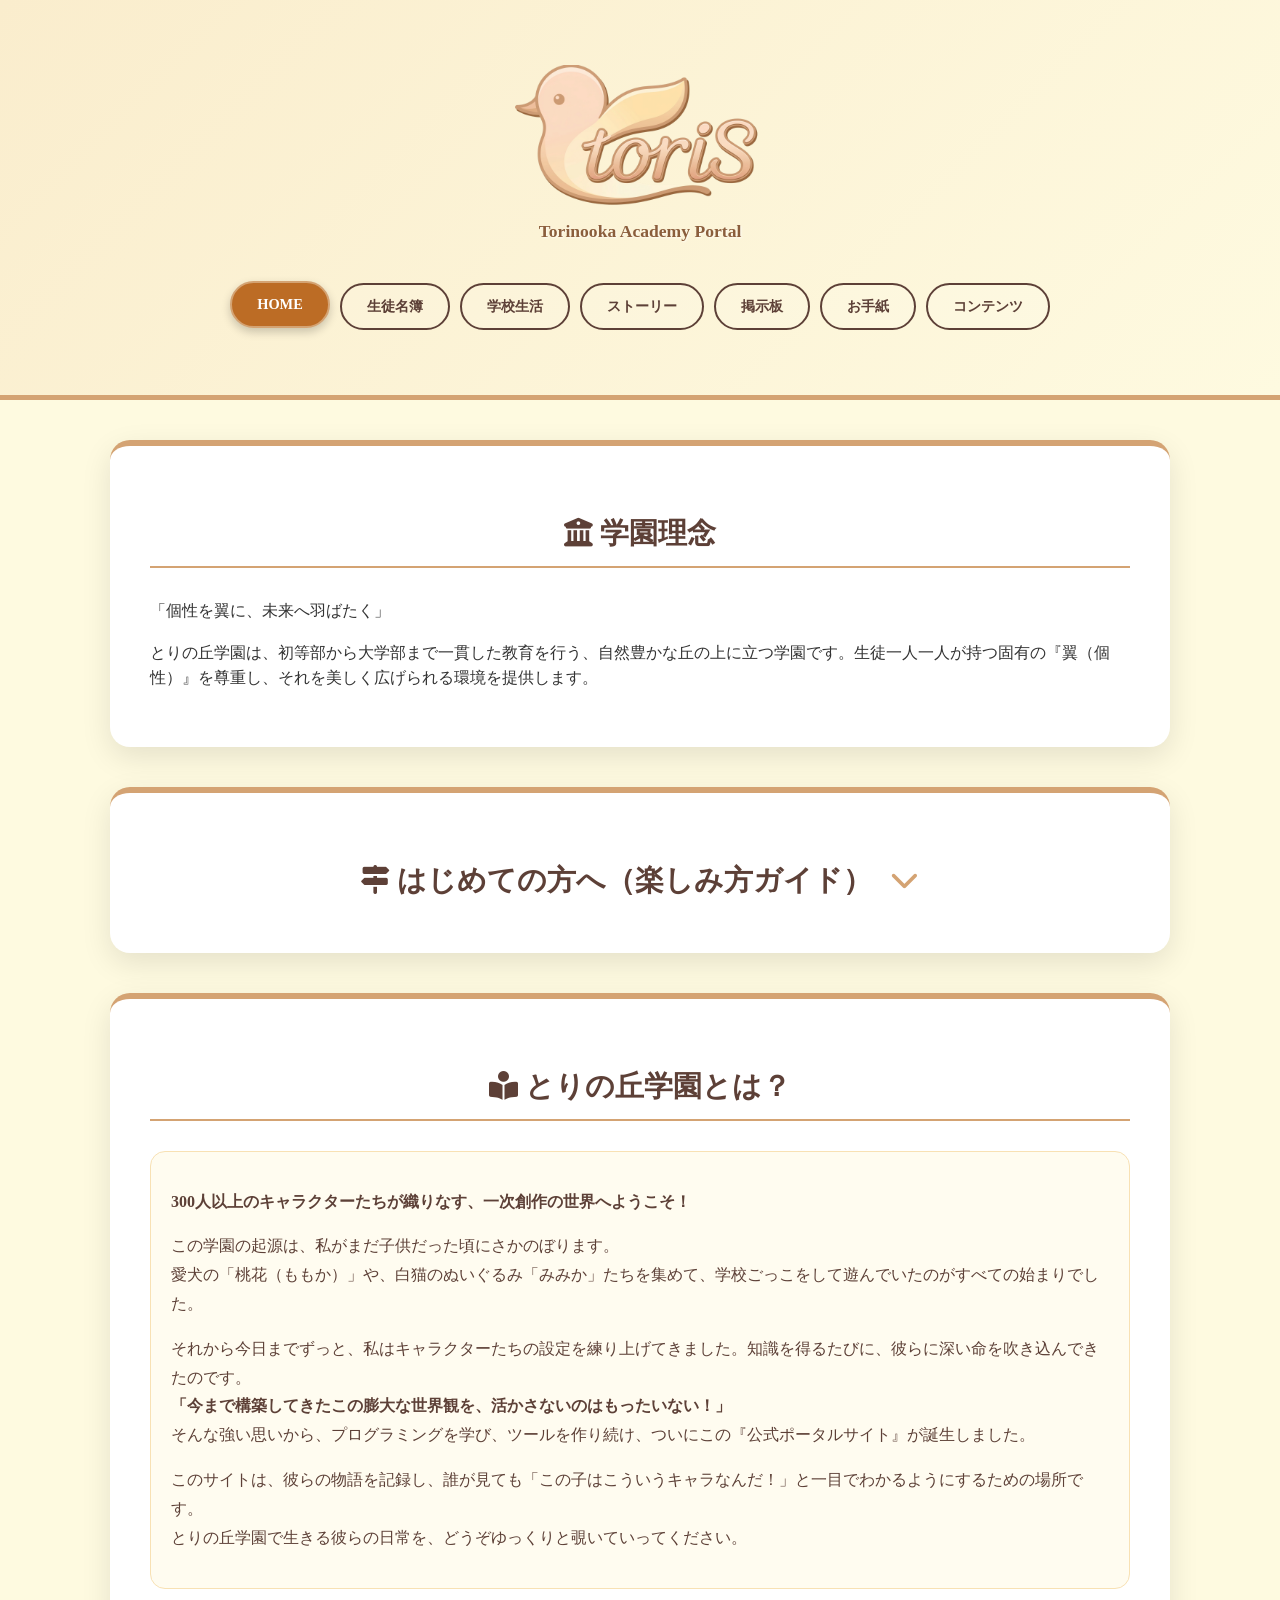
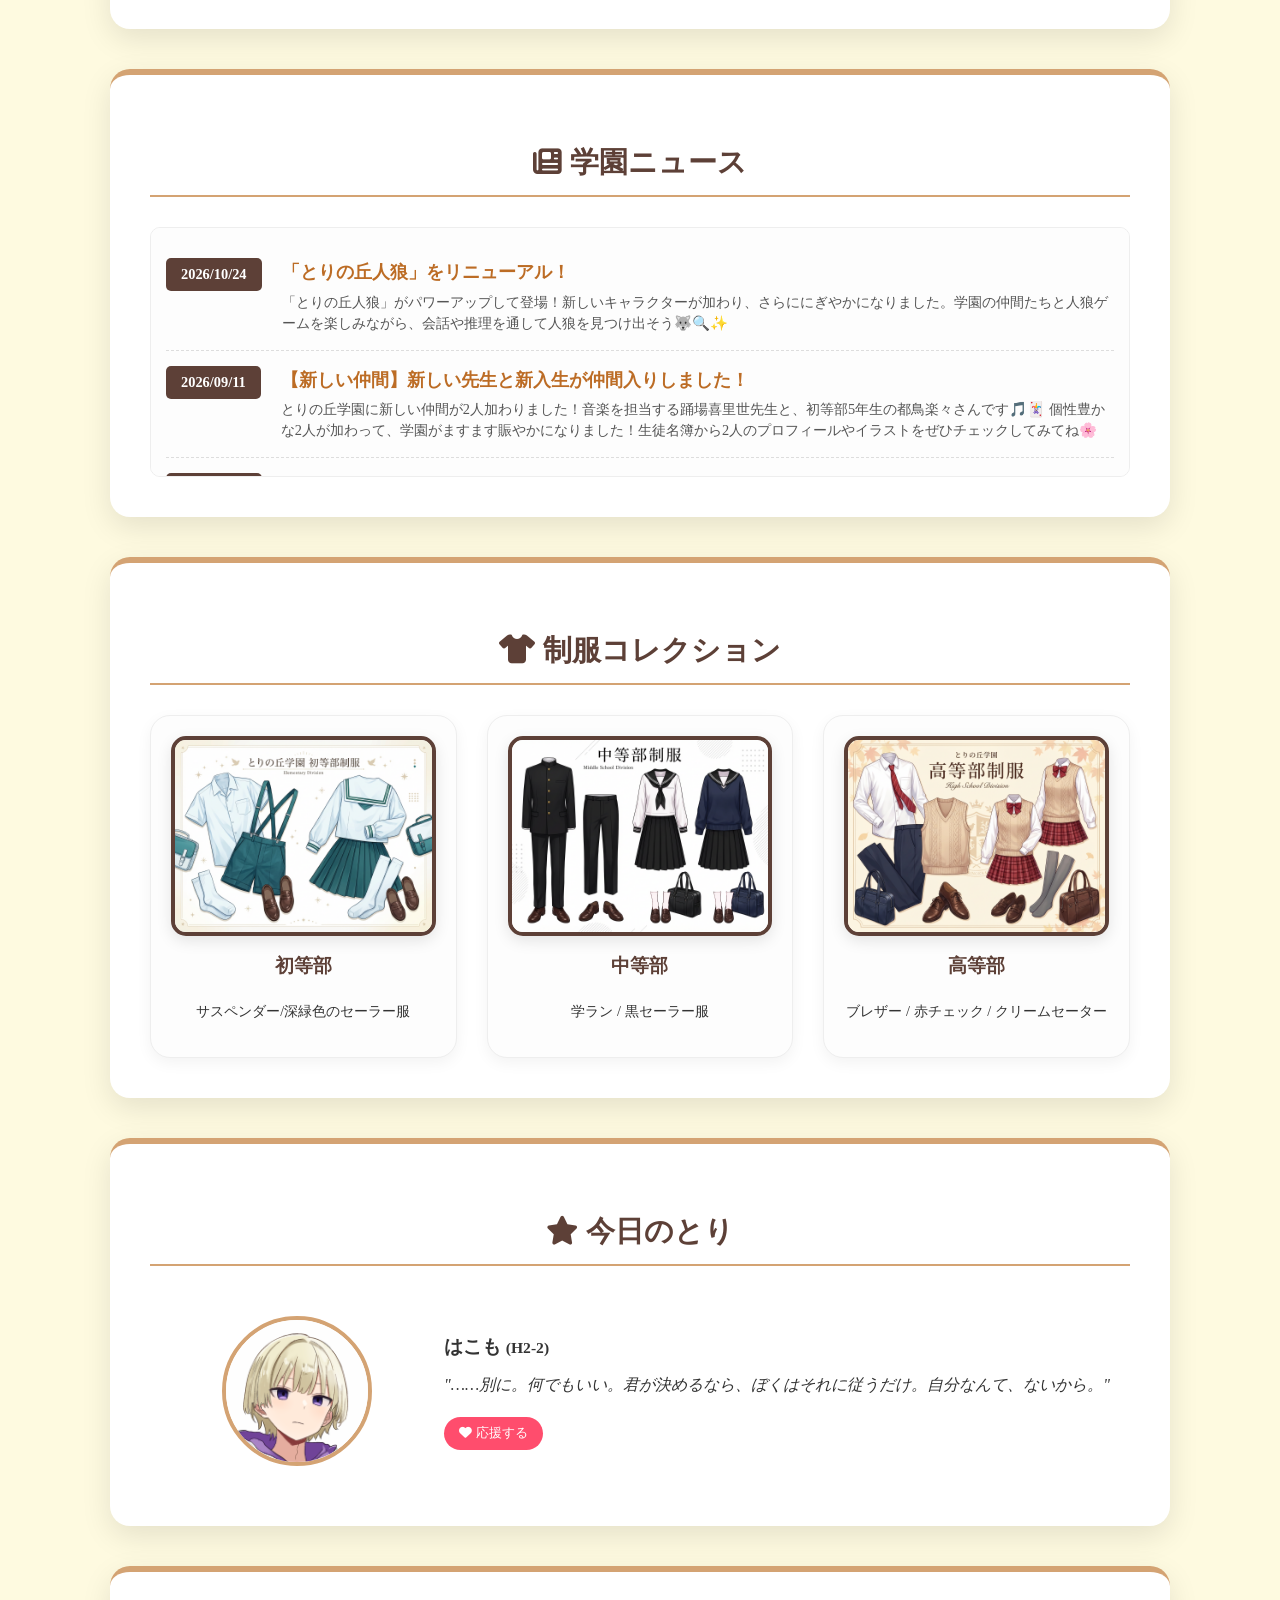
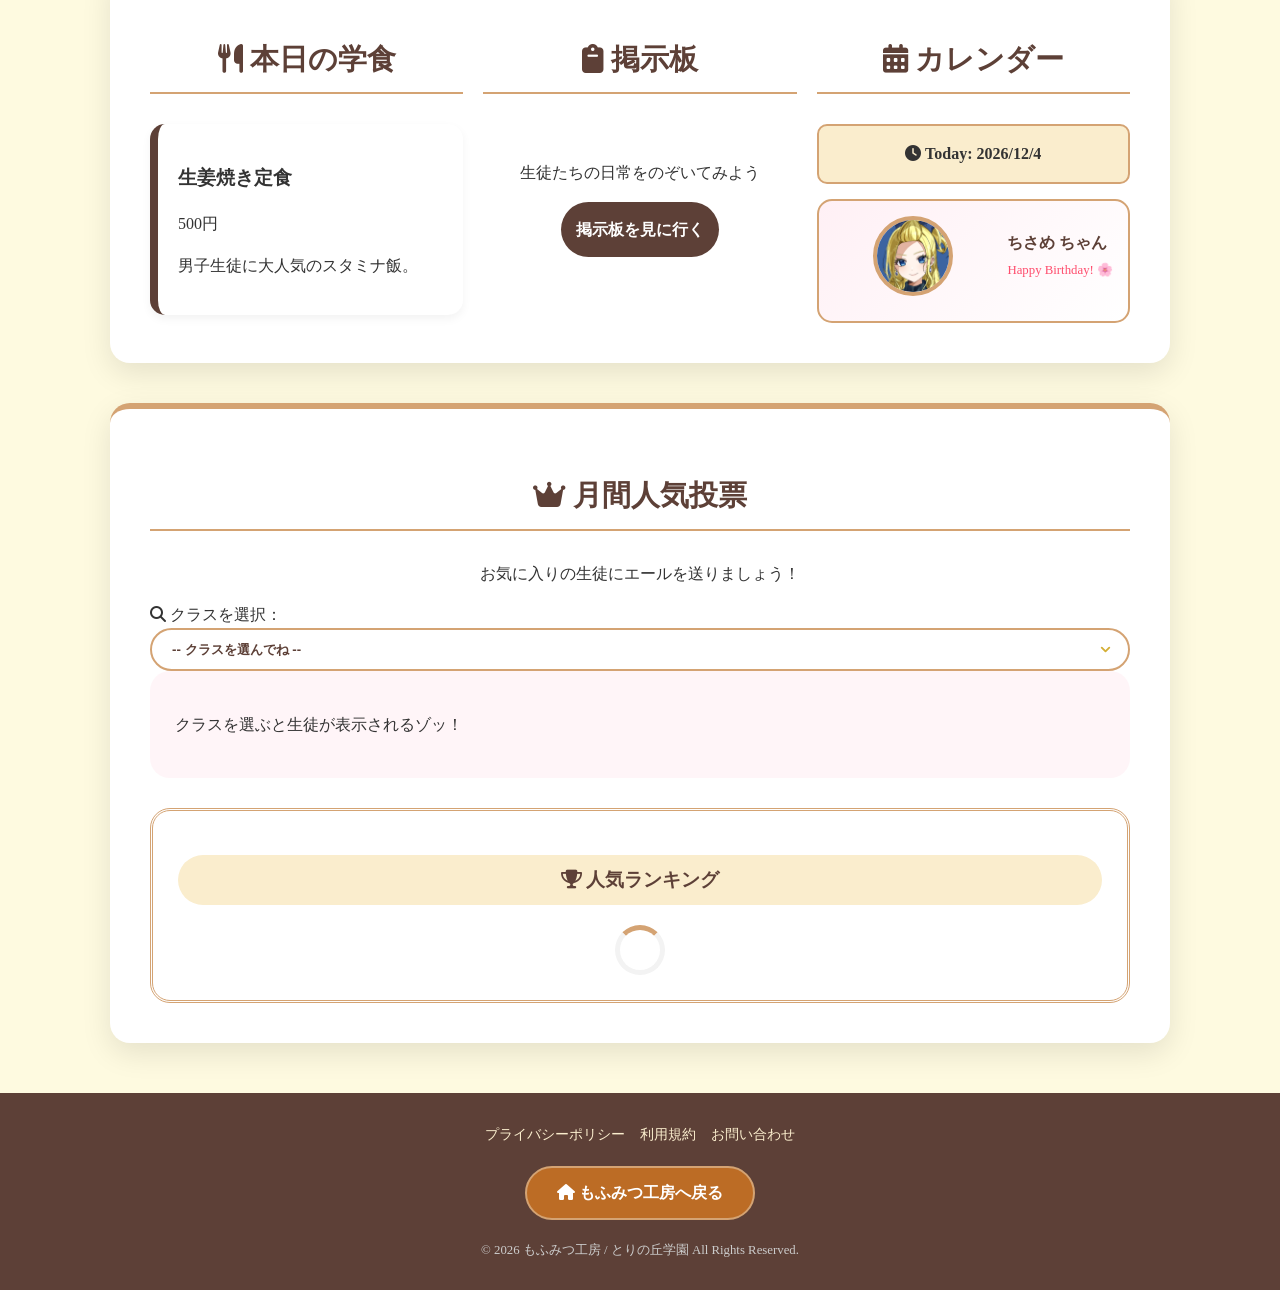
<file: index.html>
<!DOCTYPE html>
<html lang="ja">
<head>
    <meta charset="UTF-8">
    <meta name="viewport" content="width=device-width, initial-scale=1.0"> <!-- スマホ対応必須！ -->
    <title>とりの丘学園 | 300人以上のキャラが登場する一次創作・学園ストーリー＆キャラ図鑑</title>
    <!-- Google tag (gtag.js) -->
    <script async src="https://www.googletagmanager.com/gtag/js?id=G-GNTX973GET"></script>
    <script>
      window.dataLayer = window.dataLayer || [];
      function gtag(){dataLayer.push(arguments);}
      gtag('js', new Date());
      gtag('config', 'G-GNTX973GET');
    </script>
    <!-- ▼ここからSEO・OGP対策▼ -->
    <meta name="description" content="300人以上の個性豊かなキャラクターが登場する一次創作「とりの丘学園」の公式ポータルサイト。キャラクター名鑑、ショートストーリー、MBTI性格分類、学園設定、ミニゲームなど豊富なコンテンツを掲載。">
    <meta name="keywords" content="とりの丘学園, 一次創作, キャラクター, MBTI, 小説, ゲーム">
    
    <!-- OGP (SNSシェア時のカード表示) -->
    <meta property="og:site_name" content="とりの丘学園 総合ポータル">
    <meta property="og:title" content="とりの丘学園 | 総合ポータル">
    <meta property="og:description" content="300人以上の個性豊かなキャラクターたちが織りなす一次創作「とりの丘学園」公式ポータル。">
    <meta property="og:url" content="https://mofu-mitsu.github.io/Torinooka_portal/">
    <meta property="og:image" content="https://mofu-mitsu.github.io/Torinooka_portal/images/ogp.png">
    <meta property="og:type" content="website">
    <meta name="twitter:card" content="summary_large_image">
    <!-- ▲ここまで▲ -->
    
    <link rel="icon" href="favicon.ico?v=2" type="image/x-icon">
    <link rel="shortcut icon" href="favicon.ico?v=2">
    <link rel="stylesheet" href="https://cdnjs.cloudflare.com/ajax/libs/font-awesome/6.4.0/css/all.min.css">
    <link rel="stylesheet" href="style.css">
</head>
<body class="home-page">

    <!-- ★ オープニングアニメーション -->
    <div class="home-intro-overlay">
        <img src="images/logo.png?v=1" class="intro-logo" alt="とりの丘学園">
    </div>

    <!-- ヘッダー -->
    <header class="main-header"> 
        <div class="menu-toggle" onclick="toggleMenu()">
            <i class="fas fa-bars"></i>
        </div>
        
        <div class="logo-area" style="text-align: center;">
            <!-- ★ onclick="secretClick(event)" を追加！ -->
            <a href="index.html" onclick="secretClick(event)">
                <img src="images/logo.png?v=1" alt="とりの丘学園" style="max-width: 250px; cursor: pointer;">
            </a>
            <p class="sub-title">Torinooka Academy Portal</p>
        </div>
        
        <nav class="premium-nav" id="global-nav">
            <a href="index.html" class="nav-item active">HOME</a>
            <a href="chara.html" class="nav-item">生徒名簿</a>
            <a href="life.html" class="nav-item">学校生活</a>
            <a href="story.html" class="nav-item">ストーリー</a>
            <a href="bulletin.html" class="nav-item">掲示板</a>
            <a href="letters.html" class="nav-item">お手紙</a>
            <a href="games.html" class="nav-item">コンテンツ</a>
        </nav>
    </header>

    <!-- 豚骨スープの海 -->
    <div id="soup-overlay" class="soup-overlay">
        <h1 style="color: #8b4513;">🍜 豚骨スープの海 🍜</h1>
        <p>「拙者のエキスだゾッ♡」</p>
    </div>

    <main class="container">
        <!-- 学園理念 -->
        <section class="luxury-section">
            <h2 class="gold-title"><i class="fas fa-university"></i> 学園理念</h2>
            <div class="philosophy-box">
                <p class="main-philo" id="school-philosophy"></p>
                <p class="concept-text" id="school-concept"></p>
            </div>
        </section>
        <!-- はじめての方へ（Welcomeガイド・開閉式） -->
        <section class="luxury-section" id="welcome-guide">
            <!-- ここをクリックで開閉！ -->
            <div class="welcome-header" onclick="toggleWelcome()" style="cursor: pointer; text-align: center;">
                <h2 class="gold-title" style="margin-bottom: 0; border-bottom: none; display: inline-block;">
                    <i class="fas fa-map-signs"></i> はじめての方へ（楽しみ方ガイド） 
                    <i class="fas fa-chevron-down" id="welcome-arrow" style="transition: 0.3s; color: var(--gold); margin-left: 10px;"></i>
                </h2>
            </div>

            <!-- 最初は display: none; で隠しておく -->
            <div id="welcome-content" style="display: none; padding-top: 20px; border-top: 2px solid var(--gold); margin-top: 15px;">
                <p style="text-align: center; margin-bottom: 30px; font-weight: bold; color: var(--navy);">
                    とりの丘学園へようこそ！まずはこの3つのステップで学園を楽しんでみてね。
                </p>
                <div class="step-grid">
                    <!-- Step 1 -->
                    <div class="step-card">
                        <div class="step-number">1</div>
                        <div class="step-icon"><i class="fas fa-id-badge"></i></div>
                        <h3>生徒と出会う</h3>
                        <p>300人以上の個性豊かな生徒から「推し」を見つけよう！プロフを見て、<strong>応援投票</strong>や匿名のお手紙を送ってみてね。</p>
                        <a href="chara.html" class="step-btn">生徒名簿を見る</a>
                    </div>
                    <!-- Step 2 -->
                    <div class="step-card">
                        <div class="step-number">2</div>
                        <div class="step-icon"><i class="fas fa-comments"></i></div>
                        <h3>日常を楽しむ</h3>
                        <p>学園の「今」を体験！<strong>掲示板</strong>で推しへの愛を語り合ったり、日替わりの学食を覗いたり、ミニゲームで遊んでみよう。</p>
                        <a href="bulletin.html" class="step-btn">掲示板へ行く</a>
                    </div>
                    <!-- Step 3 -->
                    <div class="step-card">
                        <div class="step-number">3</div>
                        <div class="step-icon"><i class="fas fa-book-open"></i></div>
                        <h3>物語を辿る</h3>
                        <p>学園で起きた事件や、生徒たちの過去・日常の記録。タグやクラスで検索して、彼らの深い関係性や秘密を知ろう。</p>
                        <a href="story.html" class="step-btn">ストーリーを読む</a>
                    </div>
                </div>
            </div>
        </section>
        <!-- 制作秘話 -->
        <section class="luxury-section" id="about-torinooka">
            <h2 class="gold-title"><i class="fas fa-book-reader"></i> とりの丘学園とは？</h2>
            <div style="line-height: 1.8; color: #5d4037; padding: 20px; background: #fffcf0; border-radius: 15px; border: 1px solid #f8e1b4;">
                <p><strong>300人以上のキャラクターたちが織りなす、一次創作の世界へようこそ！</strong></p>
                <p>この学園の起源は、私がまだ子供だった頃にさかのぼります。<br>
                愛犬の「桃花（ももか）」や、白猫のぬいぐるみ「みみか」たちを集めて、学校ごっこをして遊んでいたのがすべての始まりでした。</p>
                <p>それから今日までずっと、私はキャラクターたちの設定を練り上げてきました。知識を得るたびに、彼らに深い命を吹き込んできたのです。<br>
                <strong>「今まで構築してきたこの膨大な世界観を、活かさないのはもったいない！」</strong><br>
                そんな強い思いから、プログラミングを学び、ツールを作り続け、ついにこの『公式ポータルサイト』が誕生しました。</p>
                <p>このサイトは、彼らの物語を記録し、誰が見ても「この子はこういうキャラなんだ！」と一目でわかるようにするための場所です。<br>
                とりの丘学園で生きる彼らの日常を、どうぞゆっくりと覗いていってください。</p>
            </div>
        </section>

        <!-- 学園ニュース -->
        <section class="luxury-section">
            <h2 class="gold-title"><i class="fas fa-newspaper"></i> 学園ニュース</h2>
            <div id="news-display" class="news-container">
                <!-- JSで描画 -->
            </div>
        </section>

        <!-- 制服紹介 -->
        <section class="luxury-section">
            <h2 class="gold-title"><i class="fas fa-tshirt"></i> 制服コレクション</h2>
            <p id="uniform-policy" class="policy-text"></p>
            <div class="uniform-grid" id="uniform-display"></div>
        </section>

        <!-- 今日のとり -->
        <section id="today-pickup" class="luxury-section">
            <h2 class="gold-title"><i class="fas fa-star"></i> 今日のとり</h2>
            <div id="random-char-display" class="pickup-content">
                <!-- script.jsから入るよ -->
            </div>
        </section>

        <!-- 学食・掲示板・カレンダー -->
        <section class="luxury-section">
            <div class="three-column">
                <div class="menu-section">
                    <h2 class="gold-title"><i class="fas fa-utensils"></i> 本日の学食</h2>
                    <div id="today-menu-display"></div>
                </div>
                <div class="bulletin-section">
                    <h2 class="gold-title"><i class="fas fa-clipboard"></i> 掲示板</h2>
                    <div style="text-align:center; padding:20px;">
                        <p>生徒たちの日常をのぞいてみよう</p>
                        <a href="bulletin.html" class="premium-btn" style="text-decoration:none; display:inline-block;">掲示板を見に行く</a>
                    </div>
                </div>
                <div class="calendar-section">
                    <h2 class="gold-title"><i class="fas fa-calendar-alt"></i> カレンダー</h2>
                    <div id="calendar-display"></div>
                </div>
            </div>
        </section>

        <!-- 人気投票セクション -->
        <section id="vote-section" class="luxury-section">
            <h2 class="gold-title"><i class="fas fa-crown"></i> 月間人気投票</h2>
            <p style="text-align:center;">お気に入りの生徒にエールを送りましょう！</p>
            <div id="quick-vote-area" class="vote-grid"></div>
            
            <div id="ranking-board" style="margin-top: 30px;">
                <h3><i class="fas fa-trophy"></i> 人気ランキング</h3>
                <div id="ranking-display" class="ranking-container">
                    <!-- GASから読み込まれます -->
                </div>
            </div>
        </section>

        <!-- 秘密の部屋（イースターエッグ） -->
        <div id="secret-modal" class="modal">
            <div class="modal-content" style="background: #ffffd0; border: 10px solid #8b4513;">
                <span class="close-btn" onclick="closeSecret()" style="color: #333;">&times;</span>
                <div id="secret-body" style="text-align: center;">
                    <h1 style="color: #d35400;">💪 汗と脂のファンタジー 💪</h1>
                    <p>「よく来たな。プロテインと豚骨スープ、どっちがいいゾ？」</p>
                    <div style="display: flex; justify-content: space-around; margin: 20px;">
                        <div class="img-container char-circle-small"><img src="images/gohobi.png" onerror="this.src='images/coming_soon.png'"></div>
                        <div class="img-container char-circle-small"><img src="images/eiji.png" onerror="this.src='images/coming_soon.png'"></div>
                    </div>
                    <button onclick="drinkFantasy()" class="drink-btn">秘伝のスープを飲み干す</button>
                </div>
            </div>
        </div>
        
        <!-- プロフィール等汎用モーダル -->
        <div id="profile-modal" class="modal">
            <div class="modal-content">
                <span class="close-btn" onclick="closeProfile()">&times;</span>
                <div id="modal-body"></div>
            </div>
        </div>
    </main>

    <footer class="site-footer">
        <div class="footer-container">
            <div class="footer-links">
                <a href="policy.html">プライバシーポリシー</a>
                <a href="terms.html">利用規約</a>
                <a href="mailto:momoka.mimika1122@gmail.com">お問い合わせ</a>
            </div>
            <a href="https://mofu-mitsu.github.io/" class="back-to-kobo-btn">
                <i class="fas fa-home"></i> もふみつ工房へ戻る
            </a>
            <p class="copyright">&copy; 2026 もふみつ工房 / とりの丘学園 All Rights Reserved.</p>
        </div>
    </footer>

    <!-- トースト通知 -->
    <div id="toast-container"></div>

    <script src="data.js"></script>
    <script src="script.js"></script>
</body>
</html>
</file>
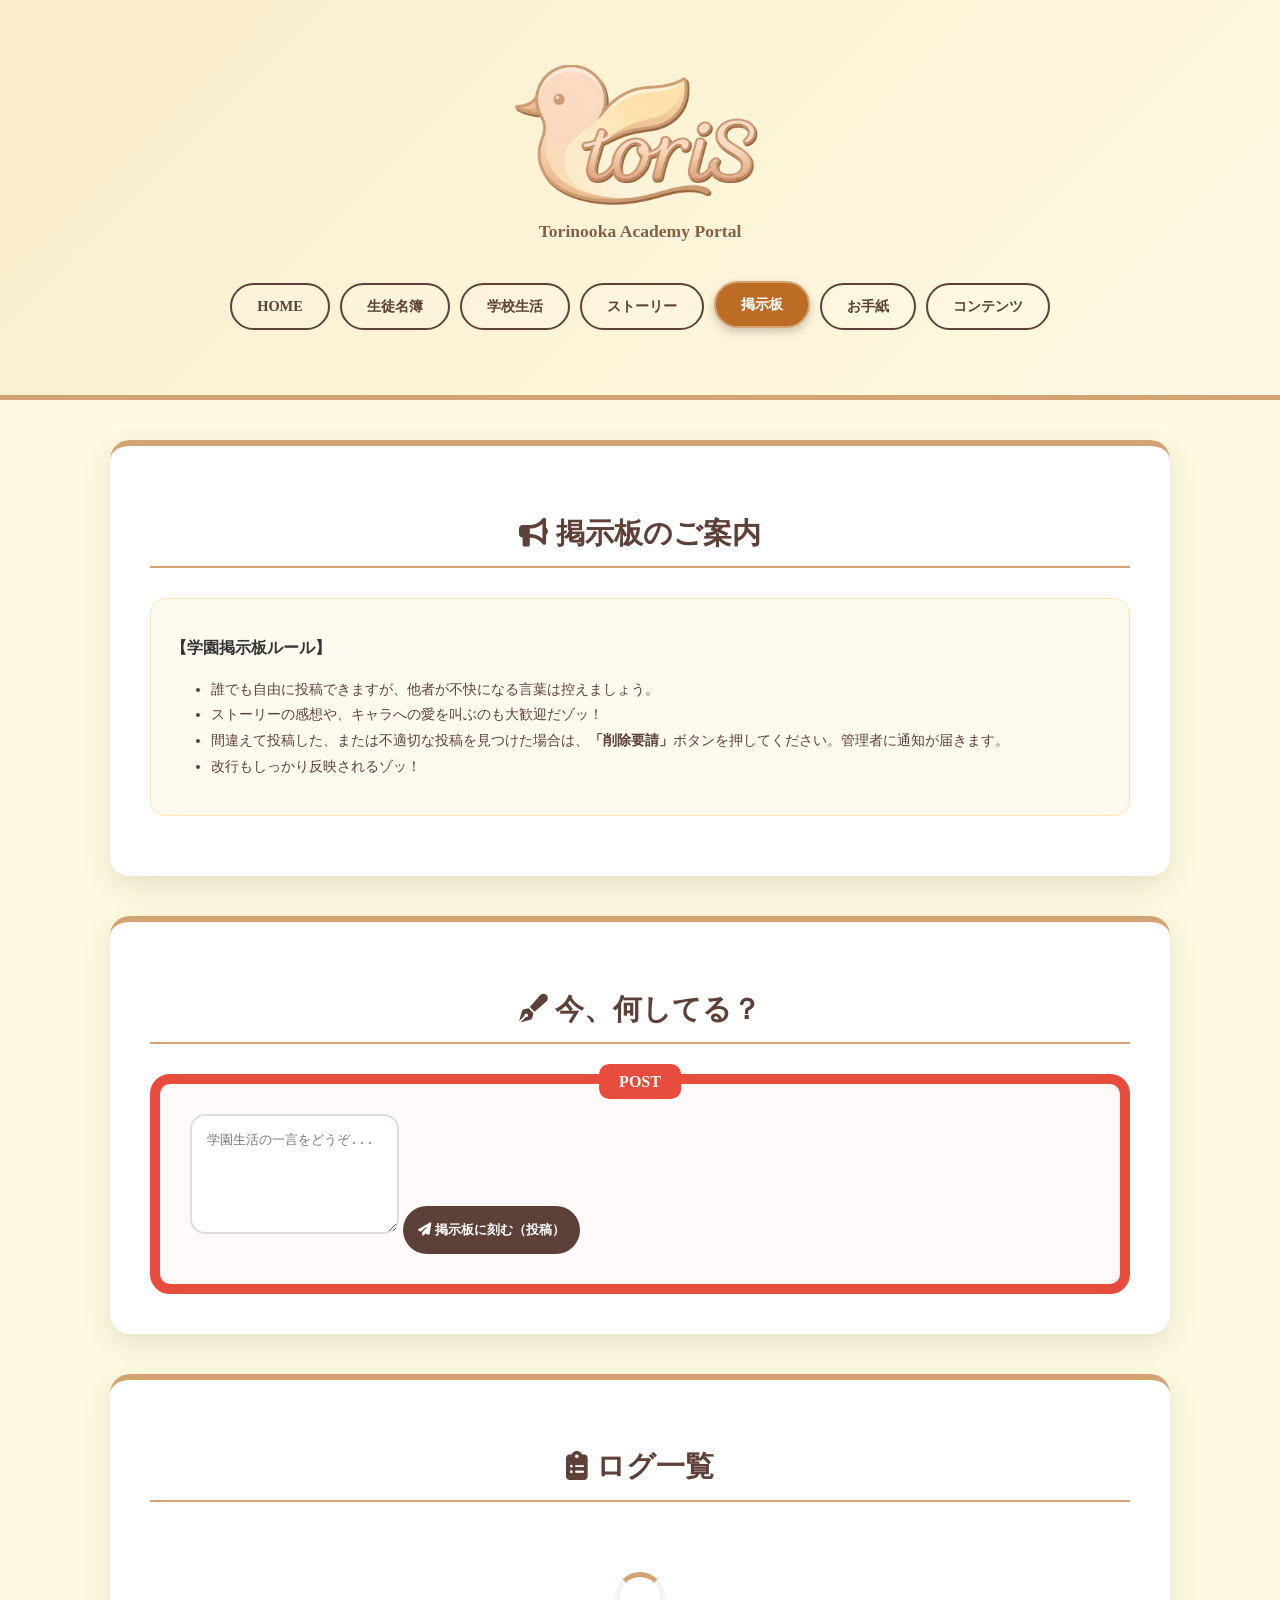
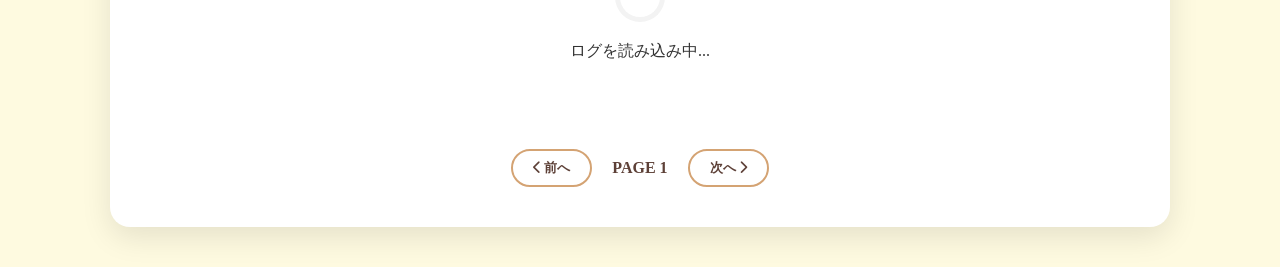
<file: bulletin.html>
<!DOCTYPE html>
<html lang="ja">
<head>
    <meta charset="UTF-8">
    <title>学園掲示板 | とりの丘学園</title>
    <meta name="viewport" content="width=device-width, initial-scale=1.0">
    <link rel="stylesheet" href="https://cdnjs.cloudflare.com/ajax/libs/font-awesome/6.4.0/css/all.min.css">
    <link rel="stylesheet" href="style.css">
</head>
<body class="world-page">

    <!-- ヘッダーエリア -->
    <header class="main-header"> <!-- mini-header のページも同じようにしてね -->
        <!-- ハンバーガーのアイコンを必ず入れる！ -->
        <div class="menu-toggle" onclick="toggleMenu()" style="position: absolute; top: 20px; right: 20px; font-size: 2rem; color: var(--navy); cursor: pointer; z-index: 10000;">
            <i class="fas fa-bars"></i>
        </div>
        <div class="logo-area" style="text-align: center;">
            <a href="index.html">
                <img src="images/logo.png?v=1" alt="とりの丘学園" style="max-width: 250px; cursor: pointer;" onclick="secretClick()">
            </a>
            <p class="sub-title">Torinooka Academy Portal</p>
        </div>
        <nav class="premium-nav" id="global-nav">
            <a href="index.html" class="nav-item">HOME</a>
            <a href="chara.html" class="nav-item">生徒名簿</a>
            <a href="life.html" class="nav-item">学校生活</a> <!-- ★追加！ -->
            <a href="story.html" class="nav-item">ストーリー</a>
            <a href="bulletin.html" class="nav-item active">掲示板</a>
            <a href="letters.html" class="nav-item">お手紙</a>
            <a href="games.html" class="nav-item">コンテンツ</a>
        </nav>
    </header>

    <main class="container">
        <!-- 案内 ＆ ルール -->
        <section class="luxury-section">
            <h2 class="gold-title"><i class="fas fa-bullhorn"></i> 掲示板のご案内</h2>
            <div class="rules-box" style="background:#fffaf0; padding:20px; border-radius:15px; border:1px solid #ffe4b5; margin-bottom:20px;">
                <p><strong>【学園掲示板ルール】</strong></p>
                <ul style="font-size:0.9rem; color:#5d4037; line-height: 1.8;">
                    <li>誰でも自由に投稿できますが、他者が不快になる言葉は控えましょう。</li>
                    <li>ストーリーの感想や、キャラへの愛を叫ぶのも大歓迎だゾッ！</li>
                    <li>間違えて投稿した、または不適切な投稿を見つけた場合は、<strong>「削除要請」</strong>ボタンを押してください。管理者に通知が届きます。</li>
                    <li>改行もしっかり反映されるゾッ！</li>
                </ul>
            </div>
        </section>

        <!-- 新規投稿エリア -->
        <section class="luxury-section">
            <h2 class="gold-title"><i class="fas fa-pen-fancy"></i> 今、何してる？</h2>
            <div class="letter-form">
                <textarea id="bulletin-input" placeholder="学園生活の一言をどうぞ..." style="height: 120px;"></textarea>
                <button onclick="sendBulletin()" class="premium-btn">
                    <i class="fas fa-paper-plane"></i> 掲示板に刻む（投稿）
                </button>
            </div>
        </section>

        <!-- 掲示板表示エリア -->
        <section class="luxury-section">
            <h2 class="gold-title"><i class="fas fa-clipboard-list"></i> ログ一覧</h2>
            
            <!-- ローディング表示（JSで制御） -->
            <div id="bulletin-board-display">
                <div style="text-align:center; padding:40px;">
                    <div class="loading-spinner"></div>
                    <p>ログを読み込み中...</p>
                </div>
            </div>

            <!-- ページネーション（10件ごと） -->
            <div class="pagination-area" style="display: flex; justify-content: center; align-items: center; gap: 20px; margin-top: 30px;">
                <button onclick="changeBulletinPage(-1)" id="prev-btn" class="filter-btn" style="padding: 8px 20px;">
                    <i class="fas fa-chevron-left"></i> 前へ
                </button>
                <span id="current-page-num" style="font-weight: bold; color: var(--navy);">PAGE 1</span>
                <button onclick="changeBulletinPage(1)" id="next-btn" class="filter-btn" style="padding: 8px 20px;">
                    次へ <i class="fas fa-chevron-right"></i>
                </button>
            </div>
        </section>
    </main>

    <!-- 全ページ共通モーダル（削除要請などの詳細用） -->
    <div id="profile-modal" class="modal">
        <div class="modal-content">
            <span class="close-btn" onclick="closeProfile()">&times;</span>
            <div id="modal-body"></div>
        </div>
    </div>

    <!-- トースト通知コンテナ -->
    <div id="toast-container"></div>

    <script src="data.js"></script>
    <script src="script.js"></script>

    <script>
        // 掲示板ページ専用のページ管理
        let currentBulletinPage = 1;

        async function changeBulletinPage(offset) {
            const newPage = currentBulletinPage + offset;
            if (newPage < 1) return;
            currentBulletinPage = newPage;
            document.getElementById('current-page-num').innerText = `PAGE ${currentBulletinPage}`;
            await loadBulletin(currentBulletinPage);
            // ページトップへ戻す
            window.scrollTo({ top: 0, behavior: 'smooth' });
        }
    </script>
<!-- ★追加！ 掲示板の返信用モーダル -->
    <div id="reply-modal" class="modal">
        <div class="modal-content" style="background:white; border-radius:20px; border:3px solid var(--navy); padding:20px; max-width: 500px;">
            <span class="close-btn" onclick="closeReplyModal()" style="color: var(--navy); position: absolute; right: 20px; top: 15px; font-size: 2.5rem; cursor: pointer; z-index: 1000;">&times;</span>
            <h2 class="gold-title" style="margin-top: 10px; font-size: 1.5rem;">返信を書く</h2>
            <div class="letter-form">
                <textarea id="reply-content" placeholder="返信内容をどうぞ...（改行も反映されるゾッ！）" style="height: 150px; width: 100%; border-radius: 15px; padding: 15px; border: 2px solid #ddd;"></textarea>
                <button onclick="submitReply()" class="premium-btn" style="margin-top: 15px; width: 100%;">返信を投稿する</button>
            </div>
        </div>
    </div>
</body>
</html>
</file>
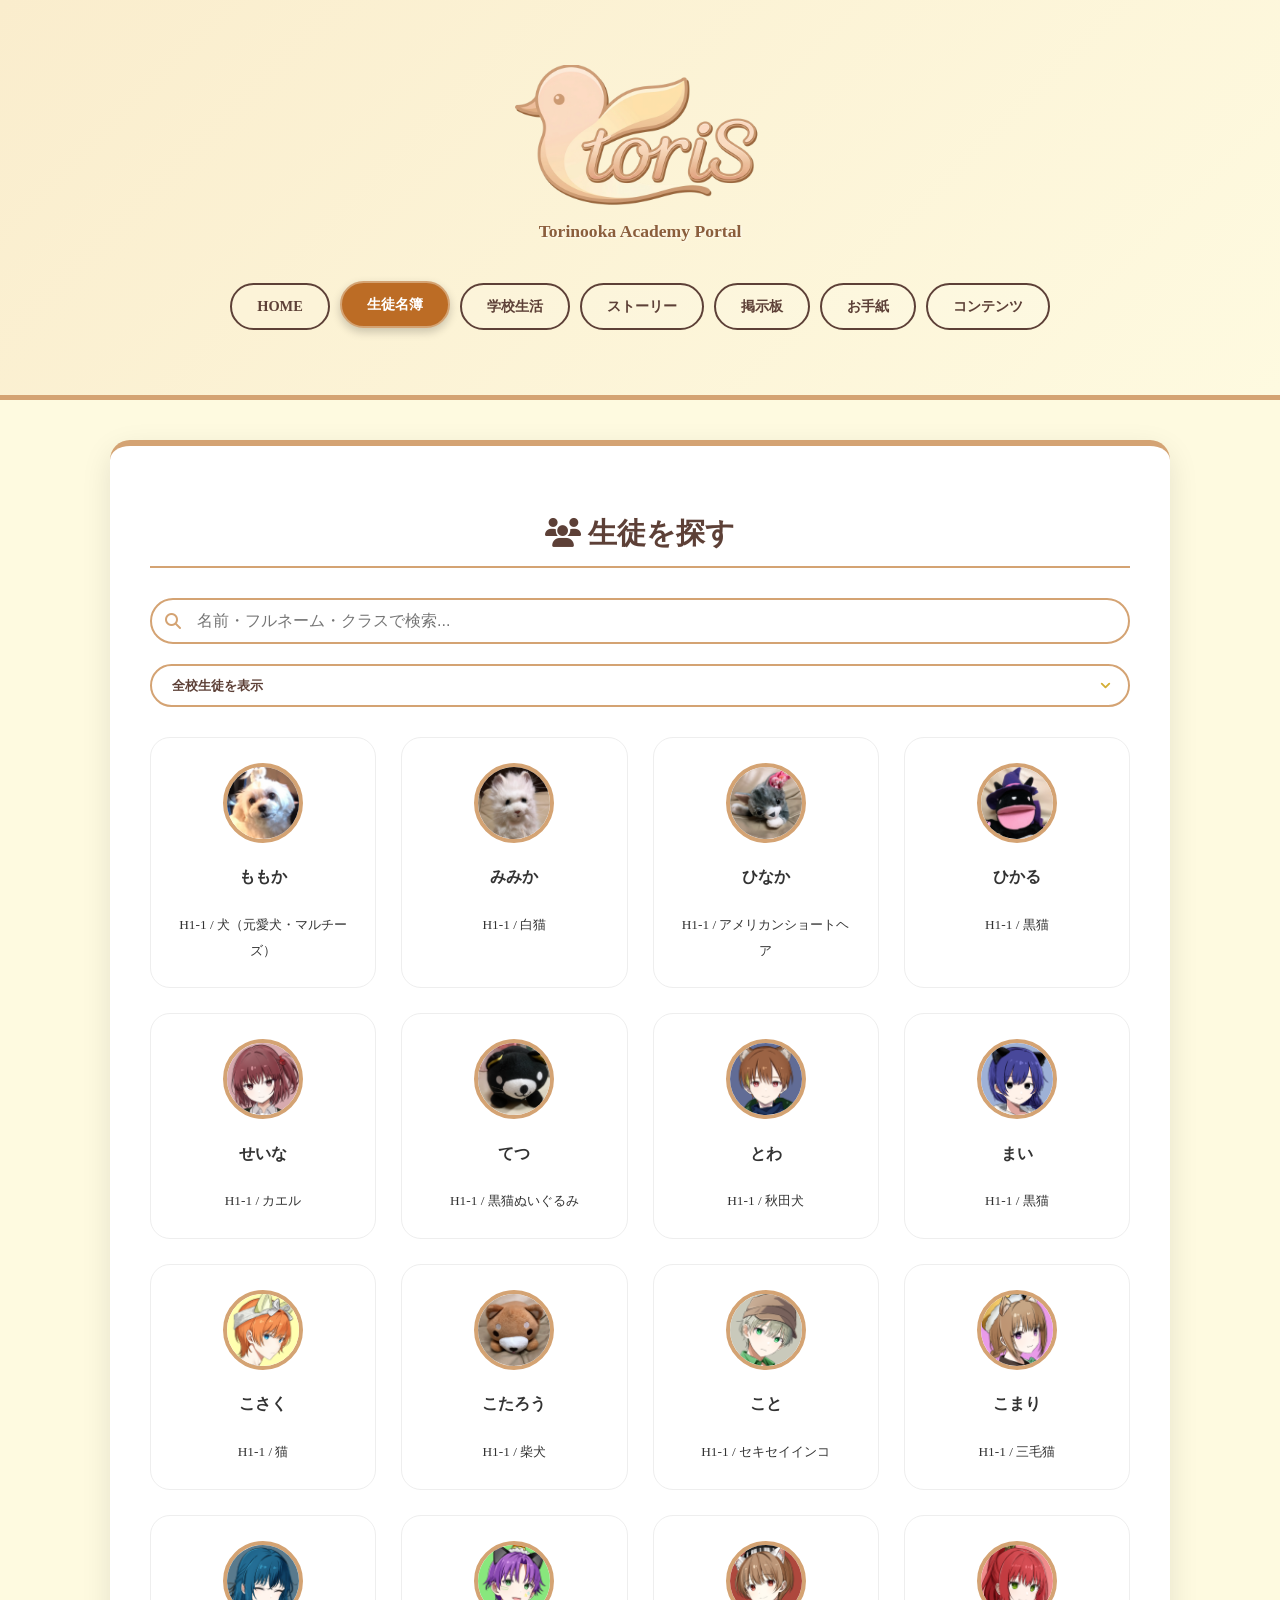
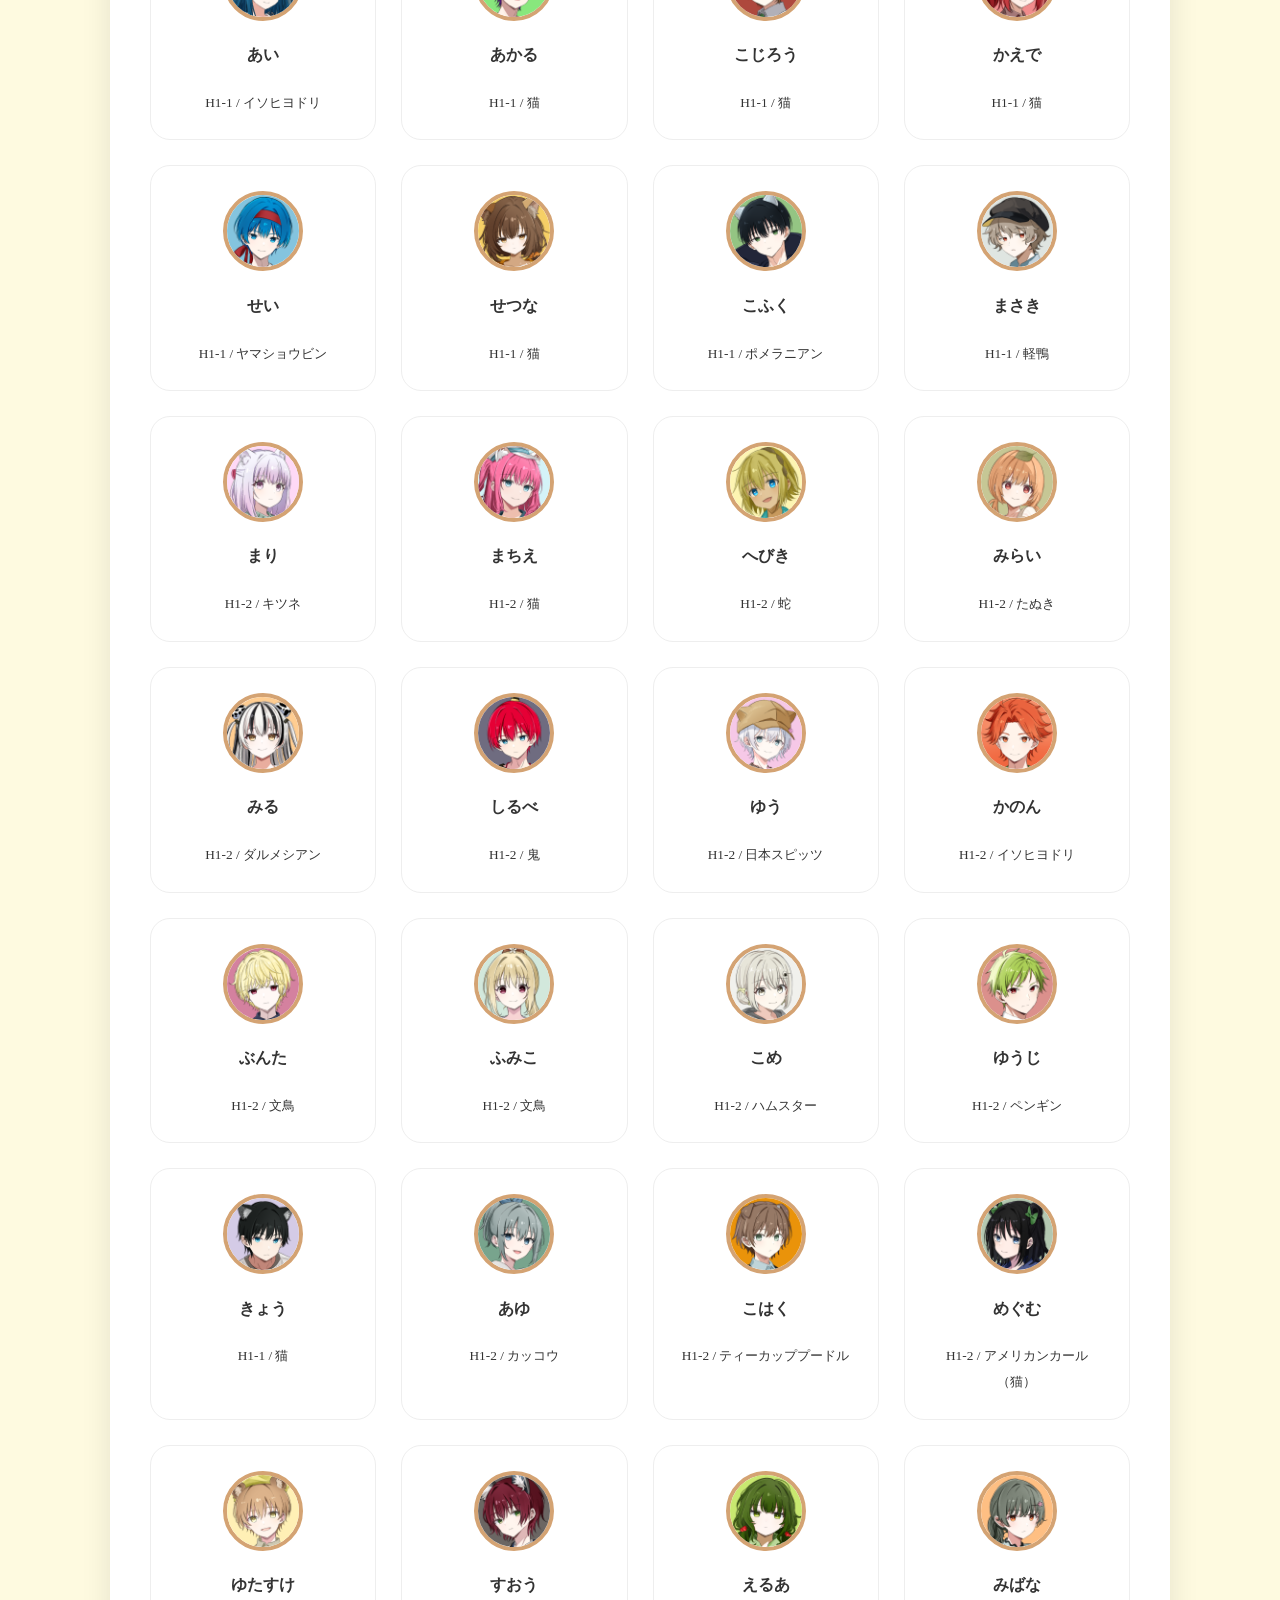
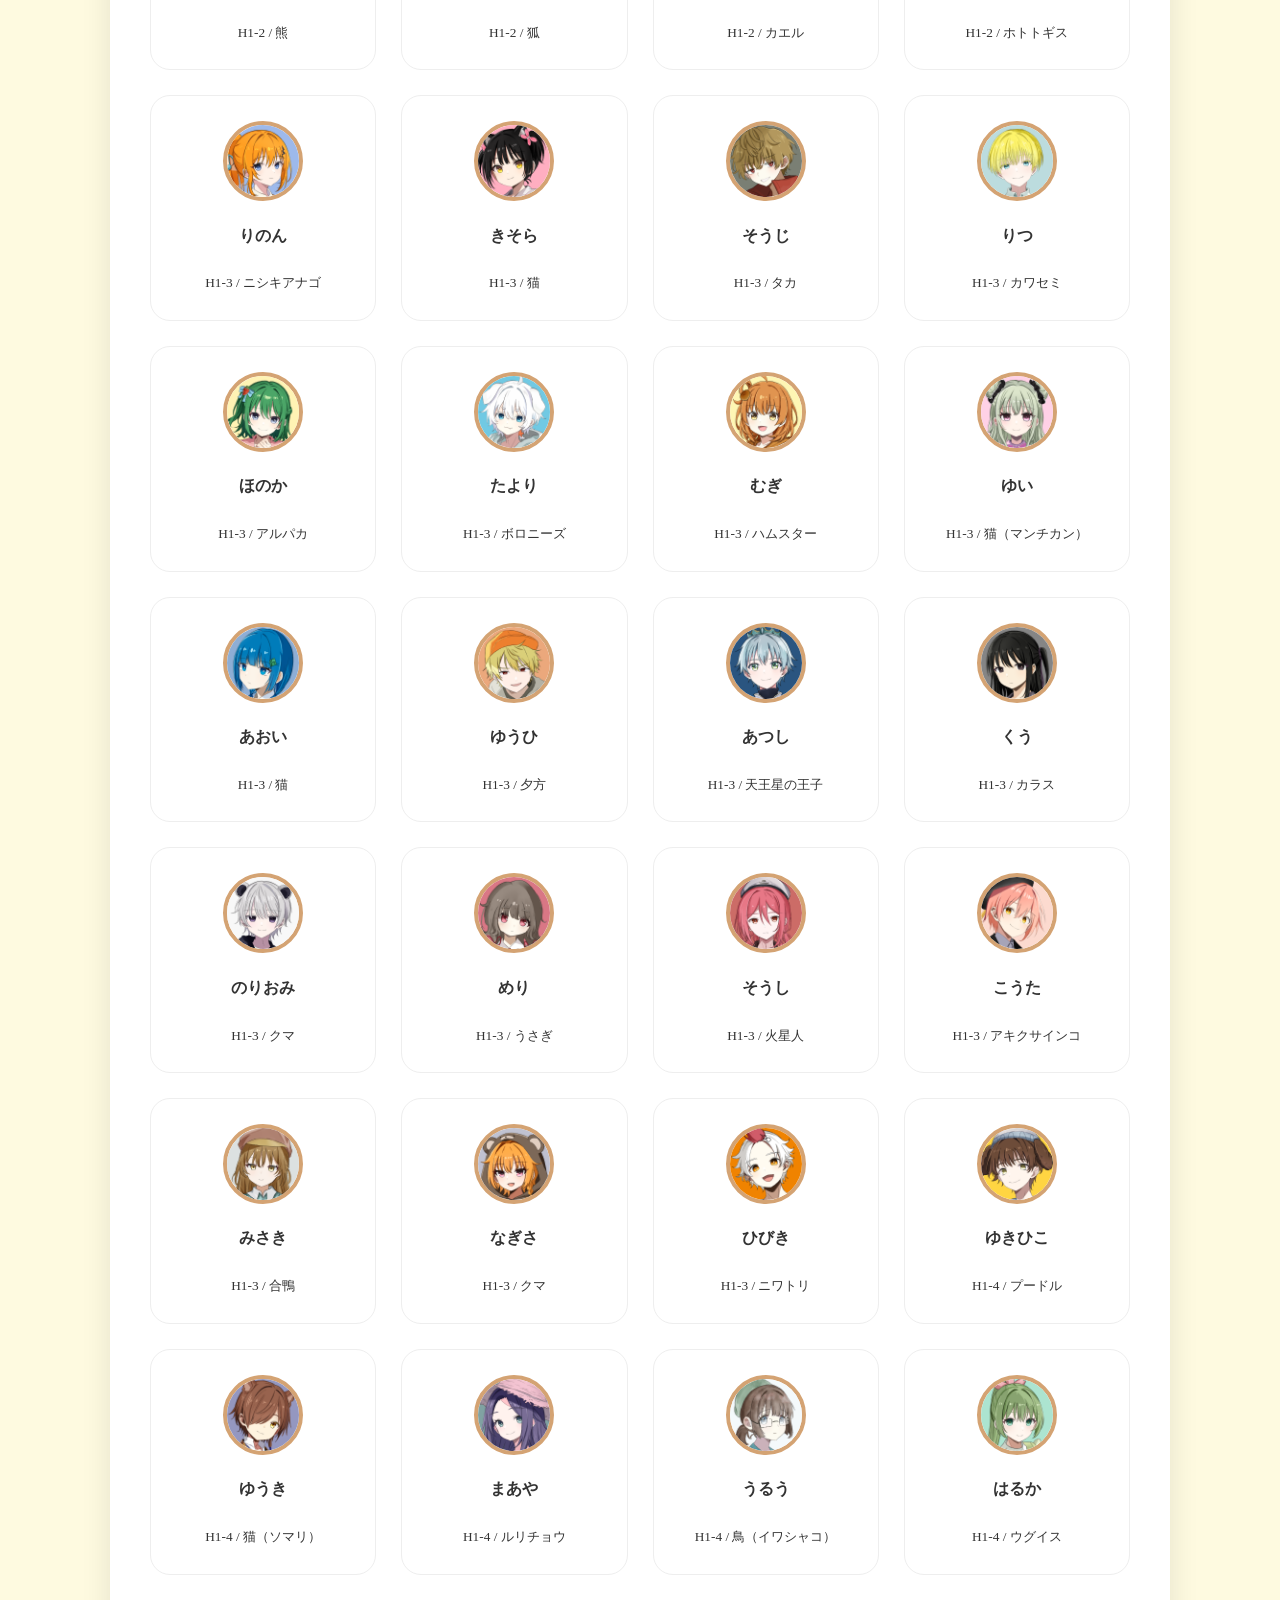
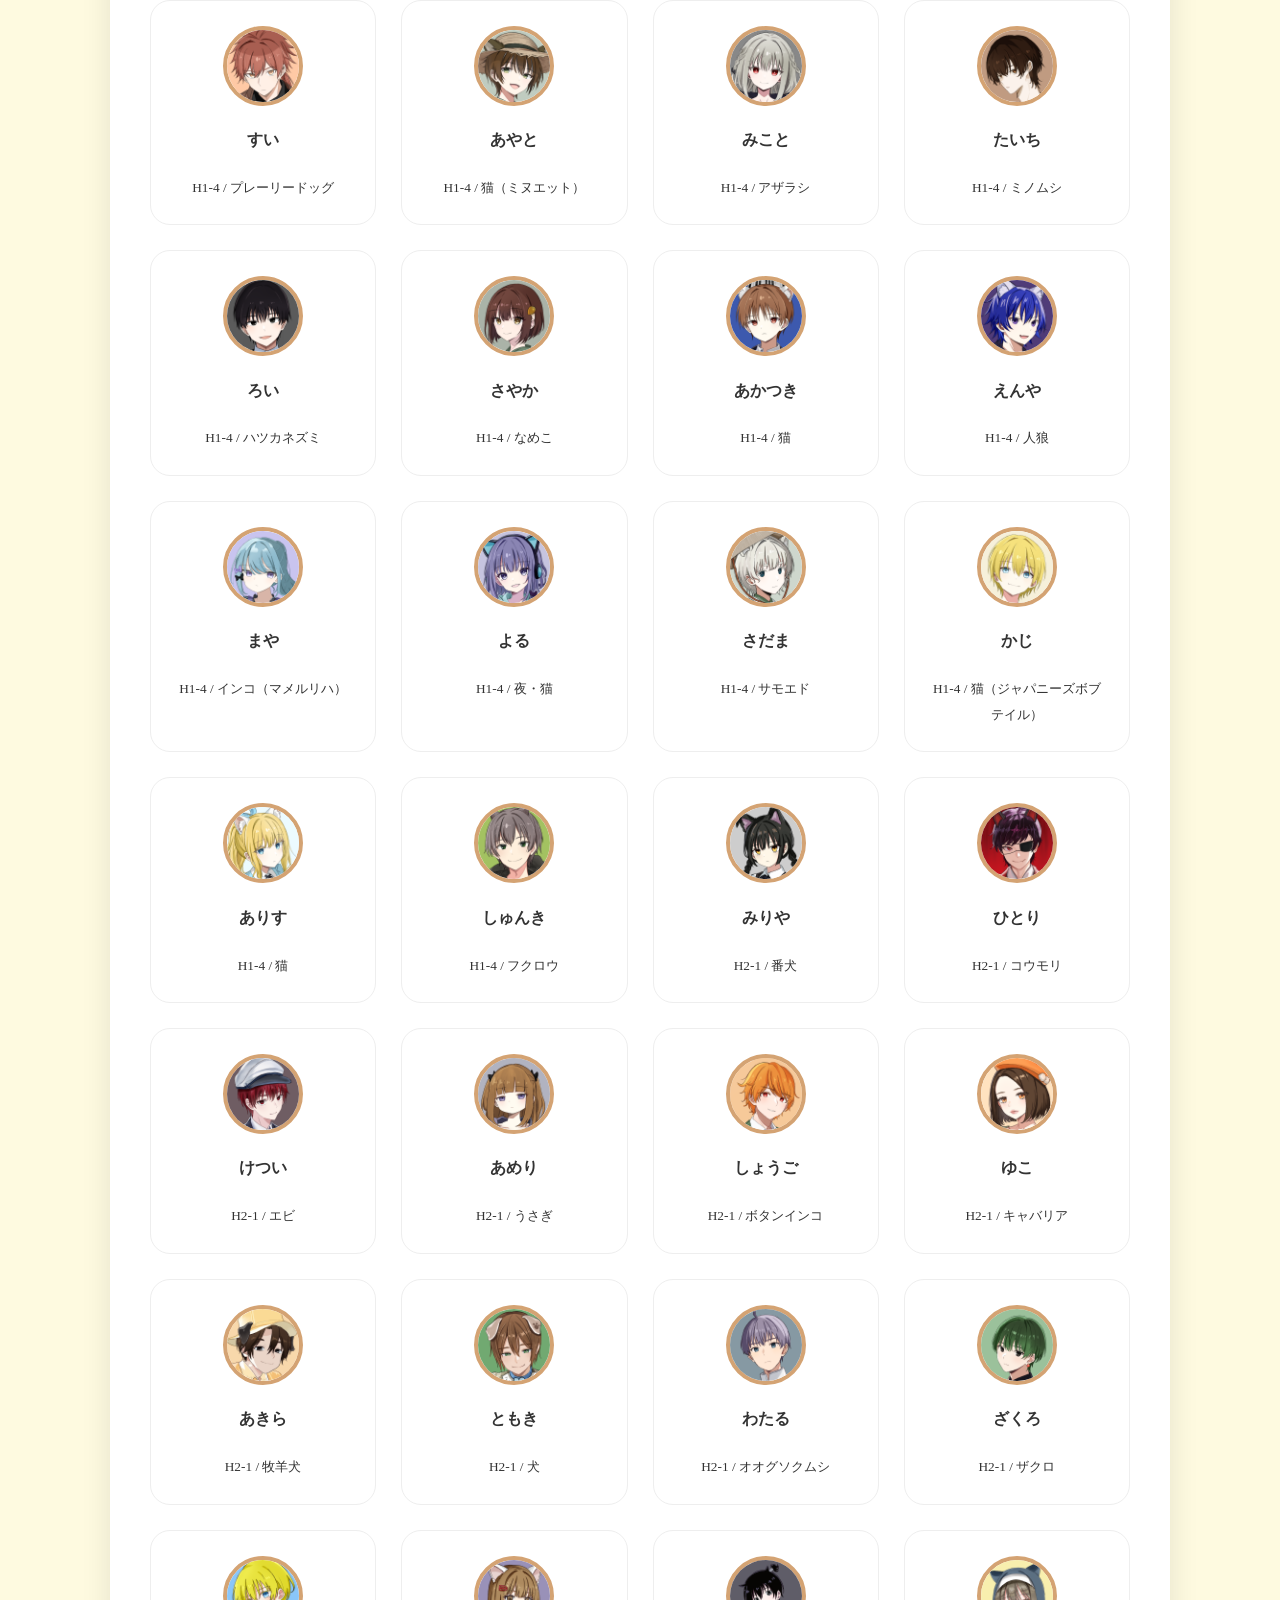
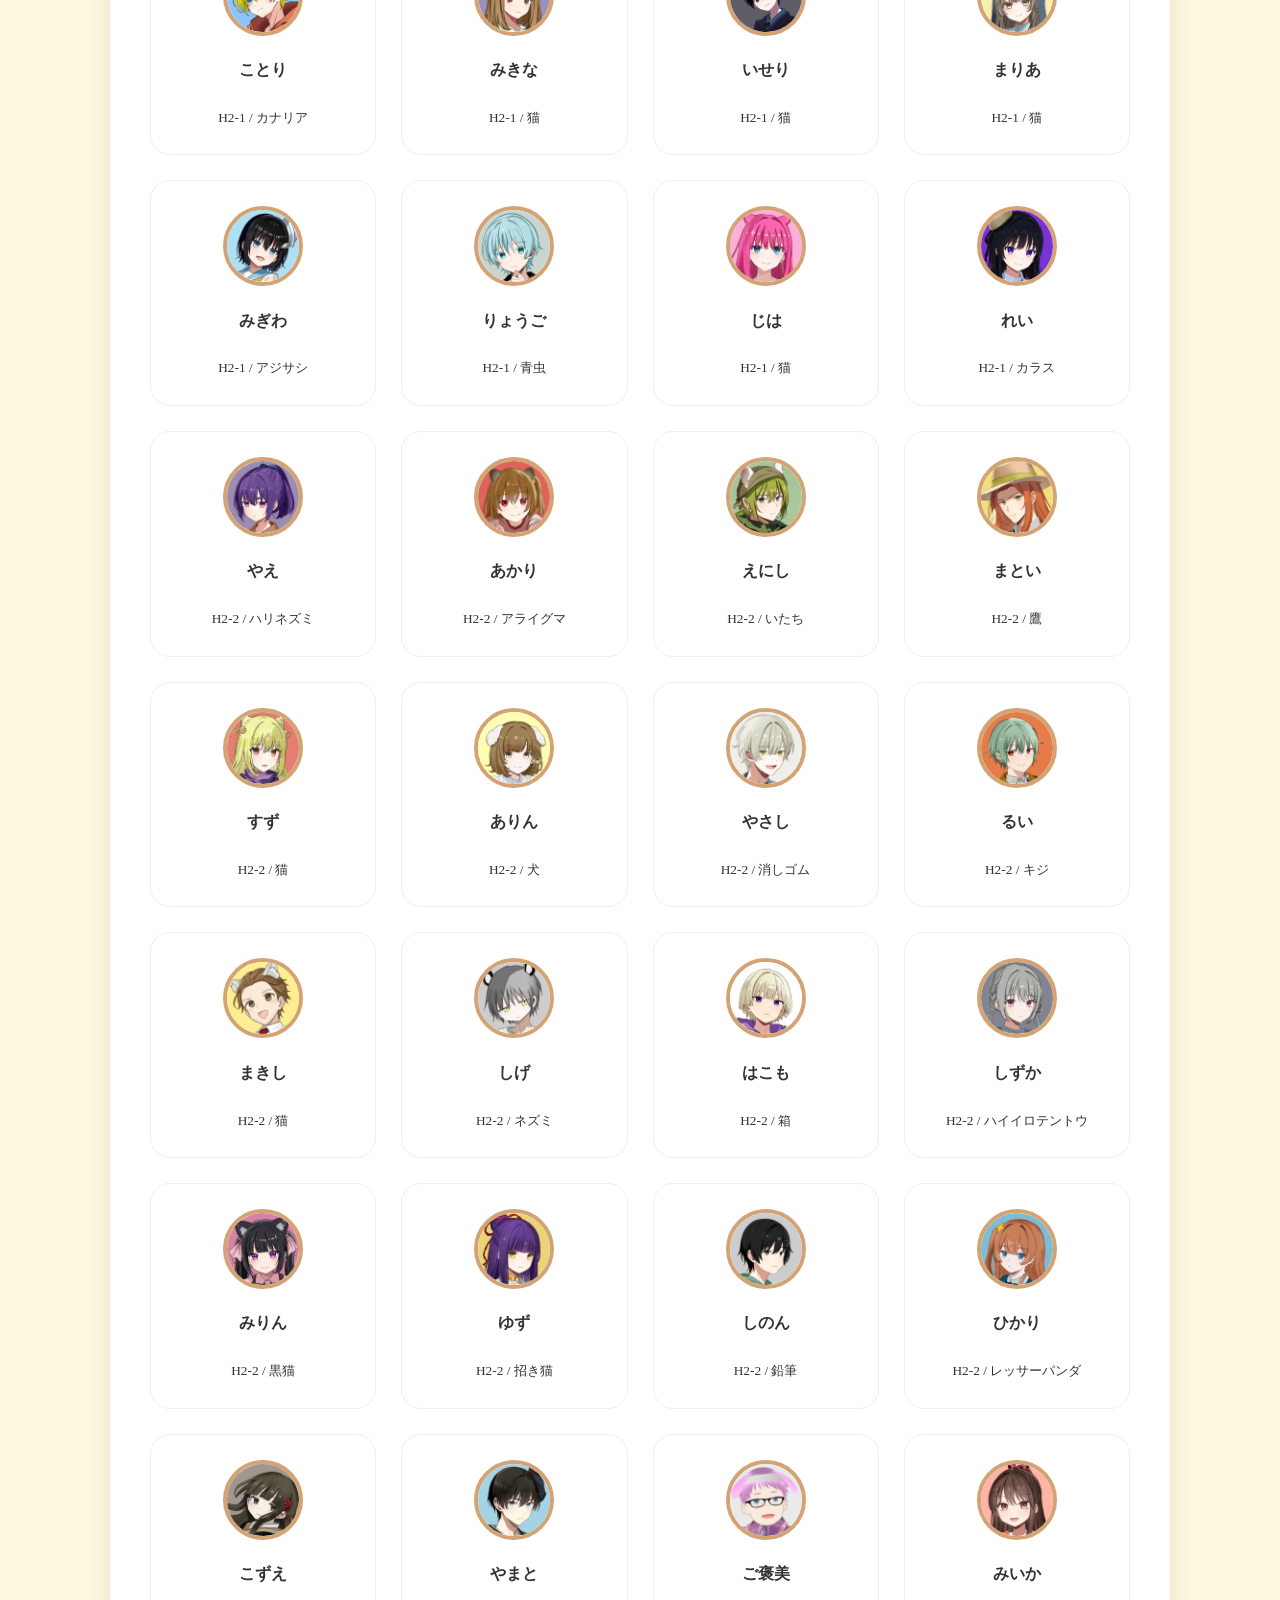
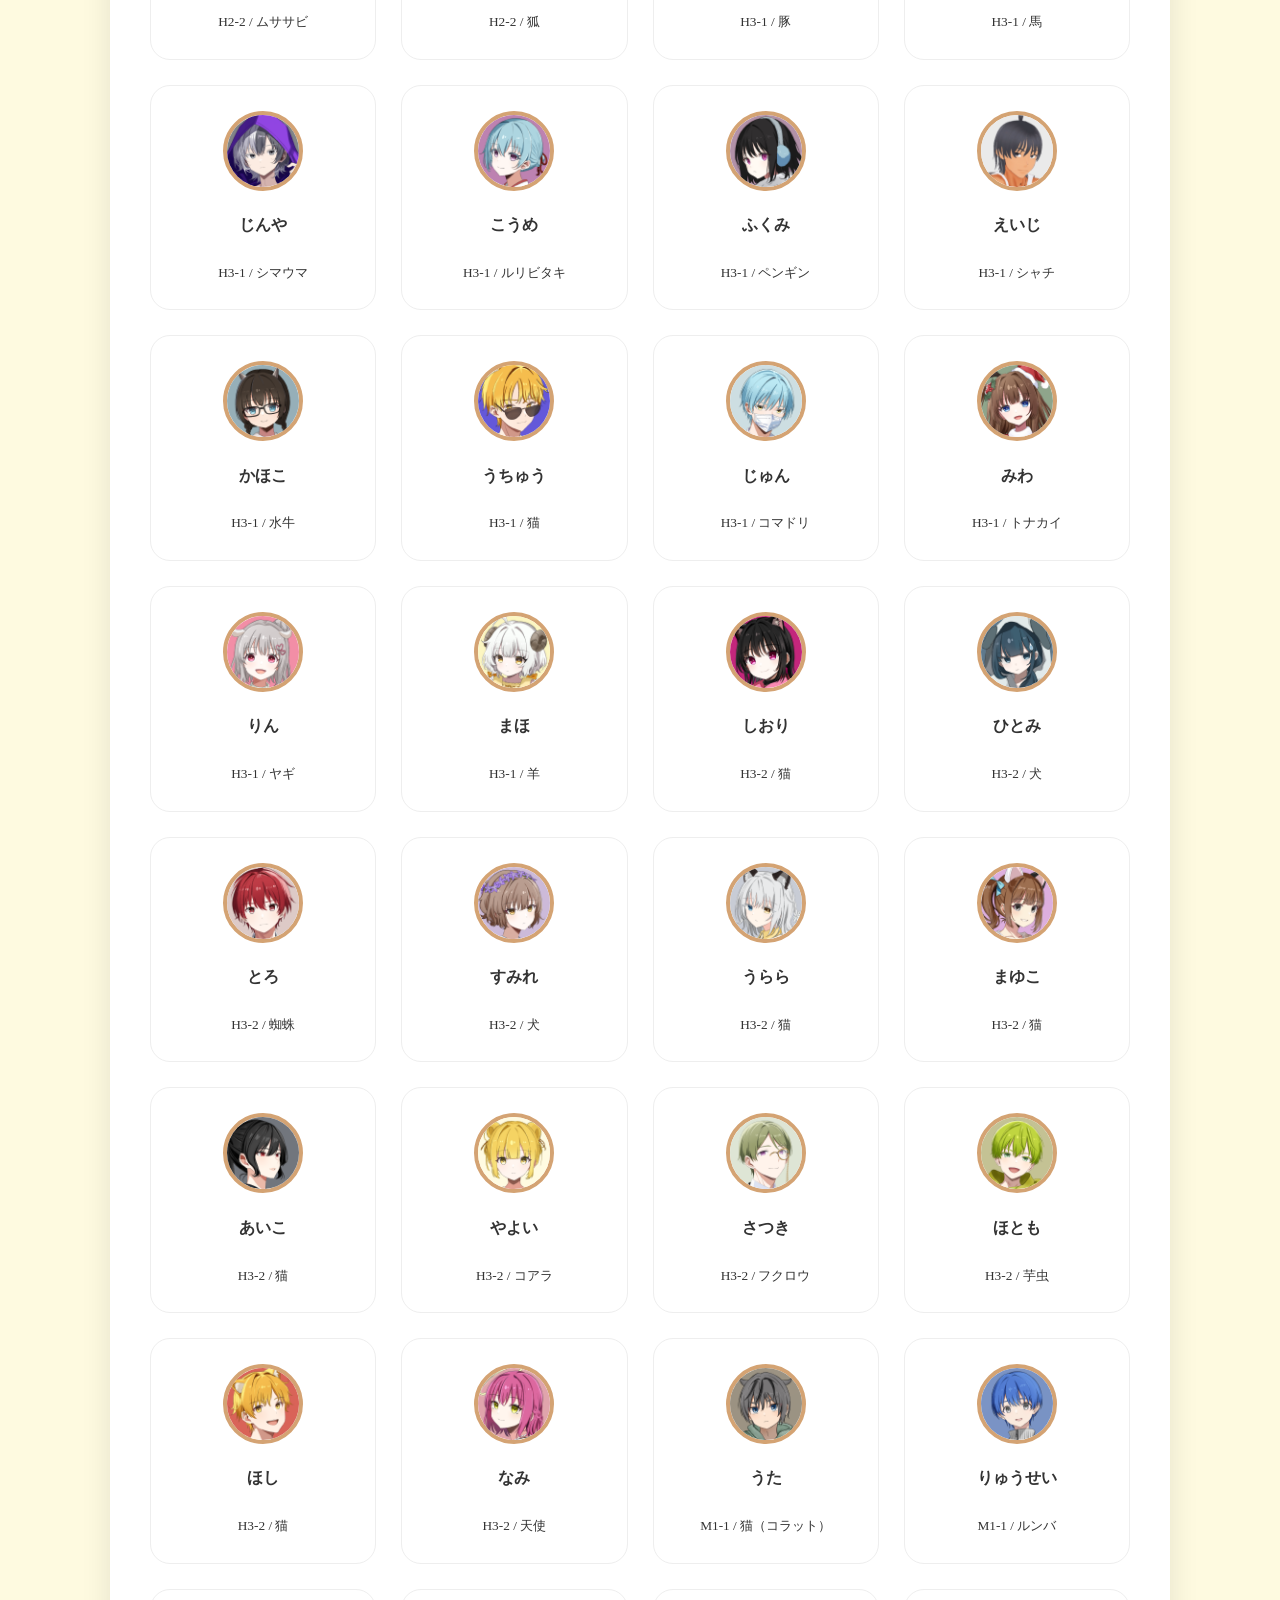
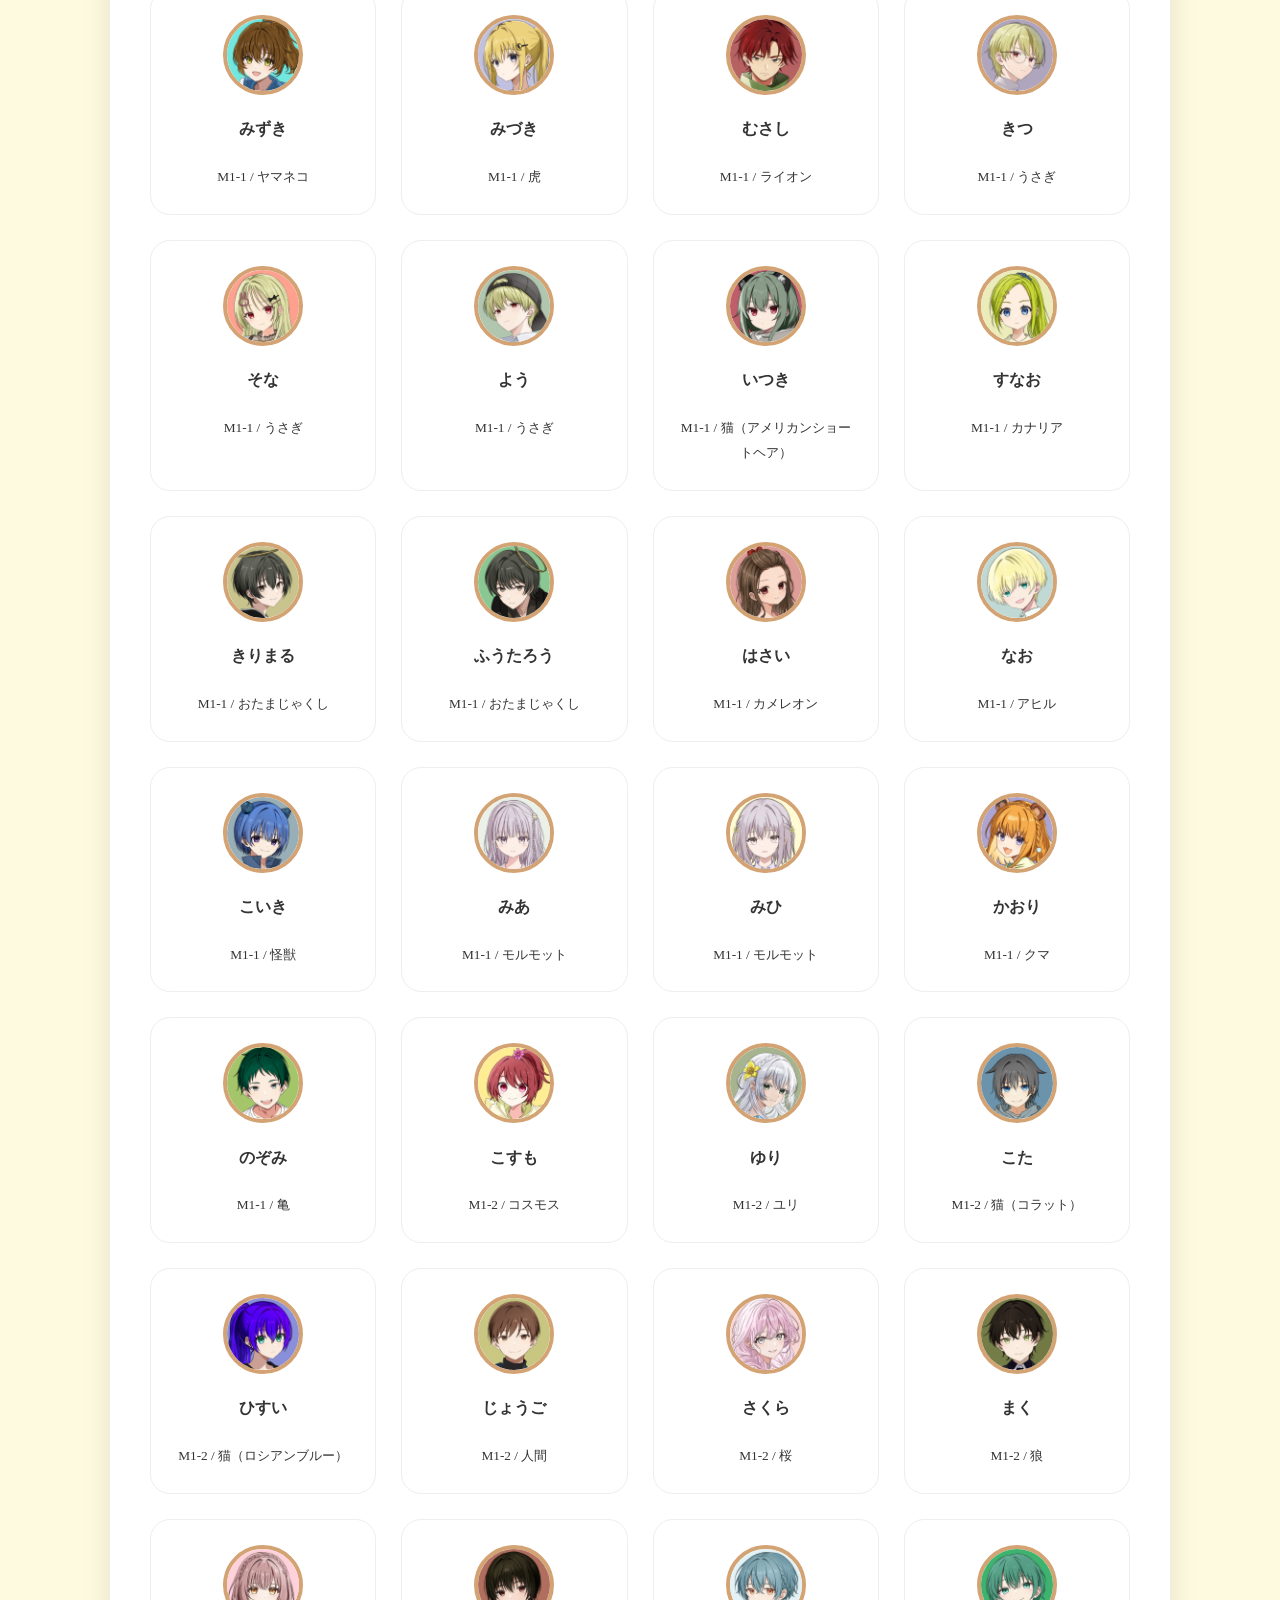
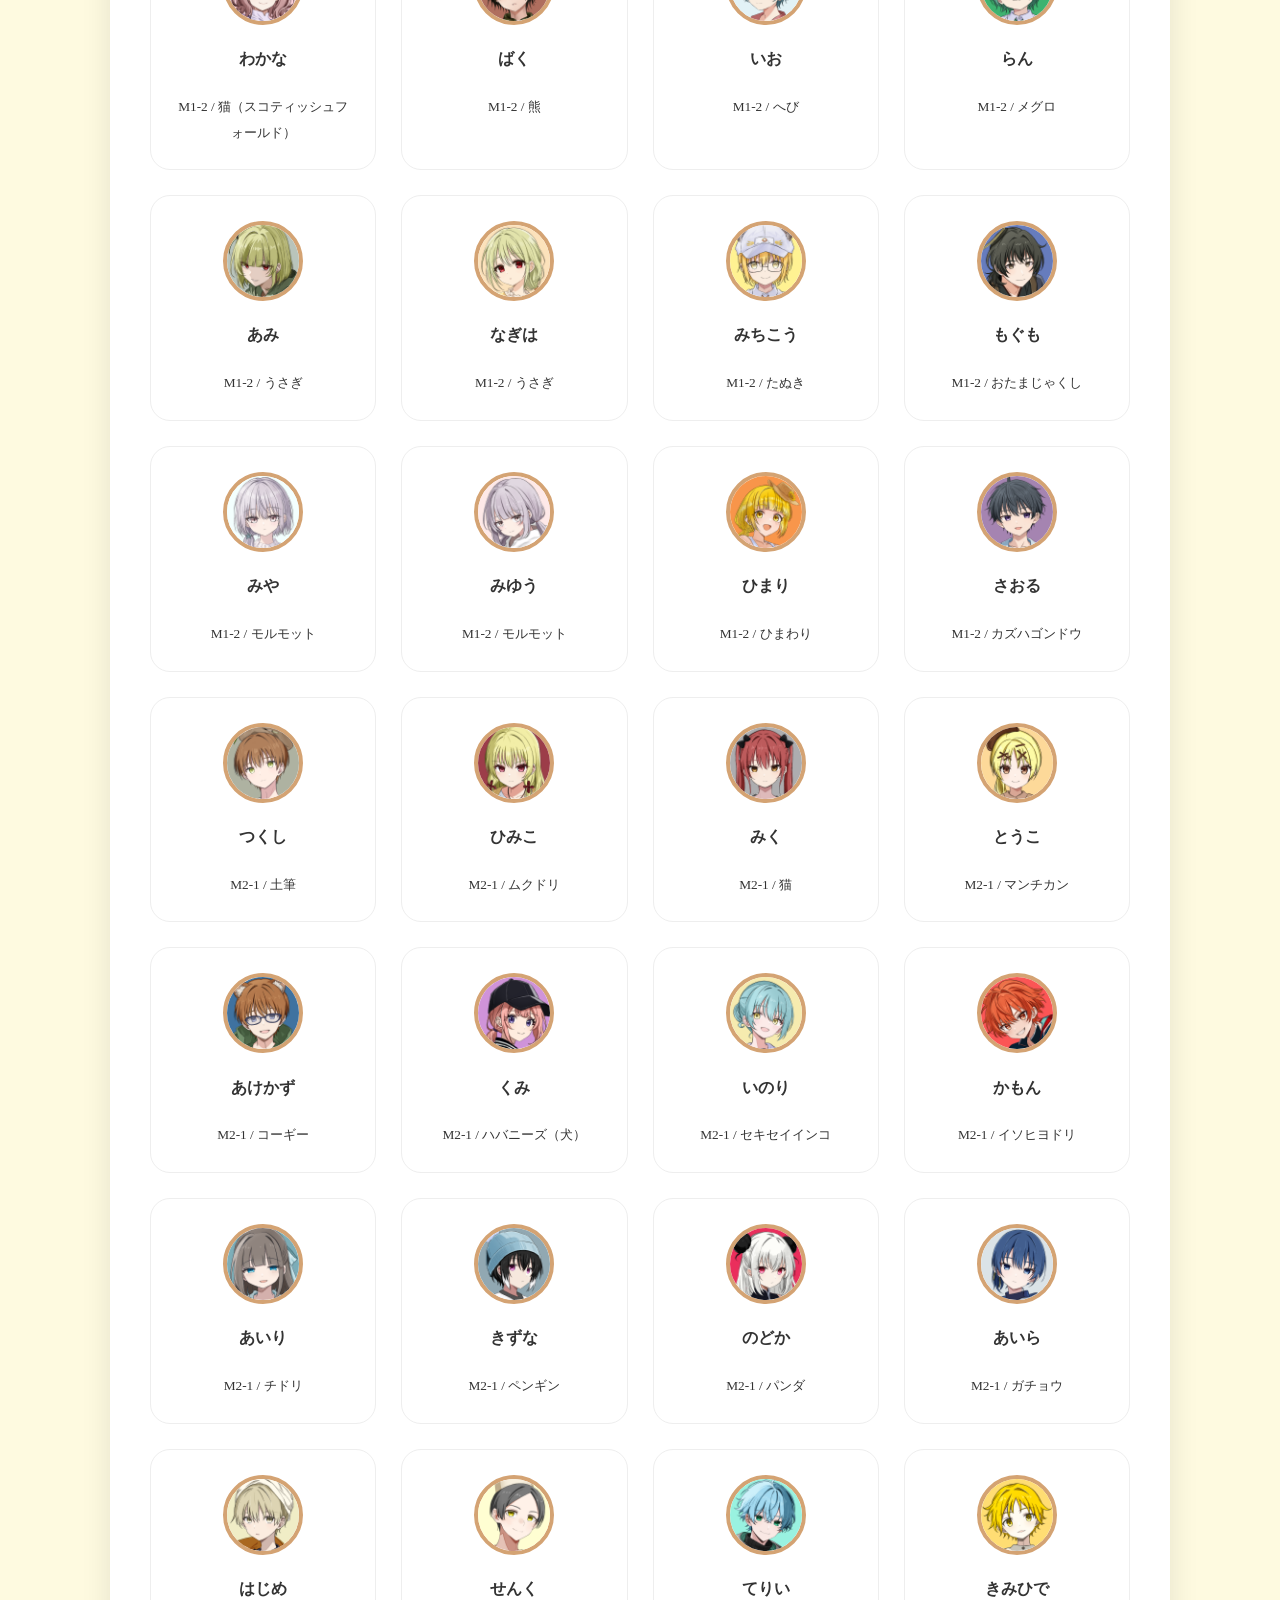
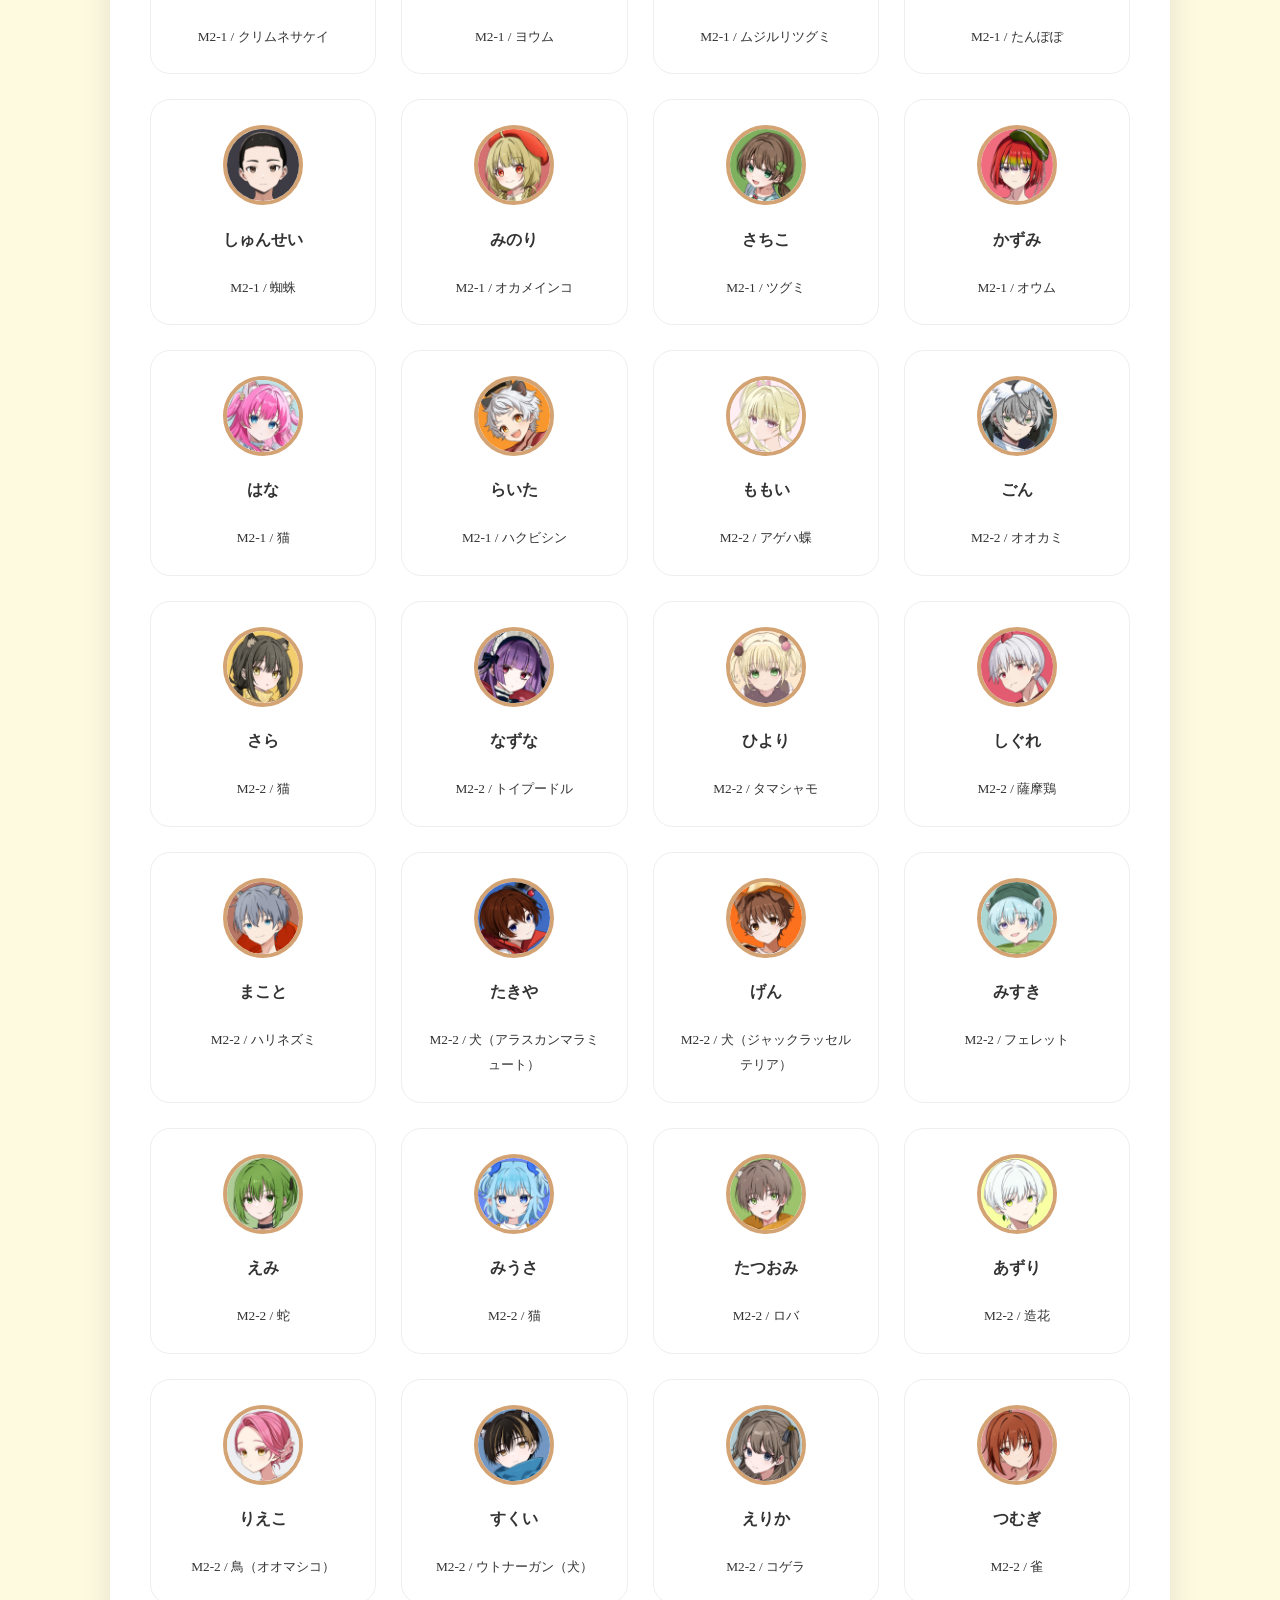
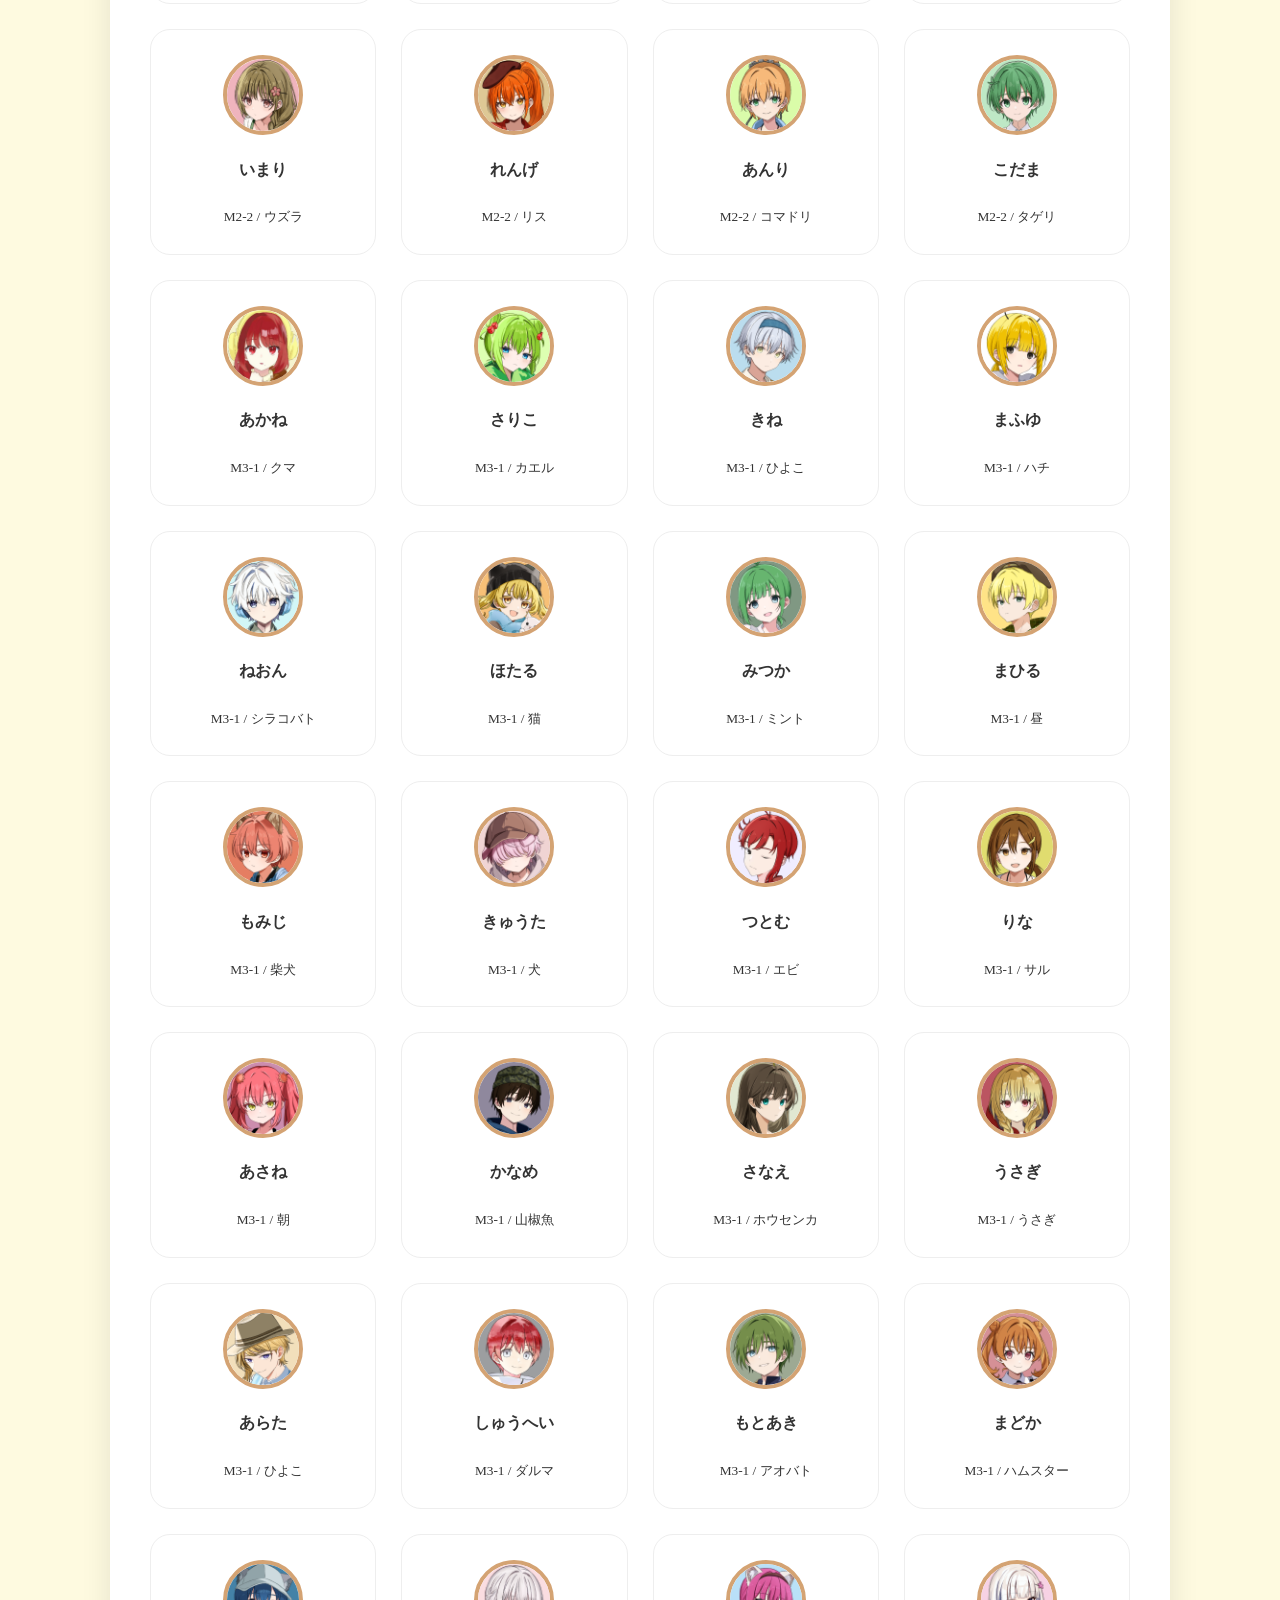
<file: chara.html>
<!DOCTYPE html>
<html lang="ja">
<head>
    <meta charset="UTF-8">
    <meta name="viewport" content="width=device-width, initial-scale=1.0">
    <!-- Google tag (gtag.js) -->
    <script async src="https://www.googletagmanager.com/gtag/js?id=G-GNTX973GET"></script>
    <script>
      window.dataLayer = window.dataLayer || [];
      function gtag(){dataLayer.push(arguments);}
      gtag('js', new Date());
      gtag('config', 'G-GNTX973GET');
    </script>
    <title>生徒名簿 | とりの丘学園</title>
    <link rel="stylesheet" href="https://cdnjs.cloudflare.com/ajax/libs/font-awesome/6.4.0/css/all.min.css">
    <link rel="stylesheet" href="style.css">
</head>
<body class="chara-page">
    <header class="main-header"> <!-- mini-header のページも同じようにしてね -->
        <!-- ハンバーガーのアイコンを必ず入れる！ -->
        <div class="menu-toggle" onclick="toggleMenu()" style="position: absolute; top: 20px; right: 20px; font-size: 2rem; color: var(--navy); cursor: pointer; z-index: 10000;">
            <i class="fas fa-bars"></i>
        </div>
        <div class="logo-area" style="text-align: center;">
            <a href="index.html">
                <img src="images/logo.png?v=1" alt="とりの丘学園" style="max-width: 250px; cursor: pointer;" onclick="secretClick()">
            </a>
            <p class="sub-title">Torinooka Academy Portal</p>
        </div>
        <nav class="premium-nav" id="global-nav">
            <a href="index.html" class="nav-item">HOME</a>
            <a href="chara.html" class="nav-item active">生徒名簿</a>
            <a href="life.html" class="nav-item">学校生活</a> <!-- ★追加！ -->
            <a href="story.html" class="nav-item">ストーリー</a>
            <a href="bulletin.html" class="nav-item">掲示板</a>
            <a href="letters.html" class="nav-item">お手紙</a>
            <a href="games.html" class="nav-item">コンテンツ</a>
        </nav>
    </header>

    <main class="container">
    <!-- 生徒を探すセクションの中身 -->
    <section class="luxury-section">
        <h2 class="gold-title"><i class="fas fa-users"></i> 生徒を探す</h2>
        
        <!-- 名前検索 -->
        <div class="search-container">
            <i class="fas fa-search"></i>
            <input type="text" id="char-search-input" onkeyup="searchCharacters()" placeholder="名前・フルネーム・クラスで検索..." class="search-input">
        </div>
        
        <!-- ★ここがプルダウンの受け皿！ id="char-class-filter" が超重要！ -->
        <div class="filter-dropdown-area" style="margin-bottom: 30px; text-align: center;">
            <!-- ★ onchange の中身をシンプルに！ -->
            <select id="char-class-filter" class="premium-select" onchange="renderCharactersByClass(this.value)">
                <option value="all">全校生徒を表示</option>
            </select>
        </div>
        
        <!-- ここに生徒が並ぶ -->
        <div id="char-grid" class="char-grid"></div>
    </section>
    </main>

    <!-- プロフモーダル -->
    <div id="profile-modal" class="modal">
        <div class="modal-content">
            <span class="close-btn" onclick="closeProfile()">&times;</span>
            <div id="modal-body"></div>
        </div>
    </div>

    <script src="data.js"></script>
    <script src="script.js"></script>
</body>
</html>
</file>
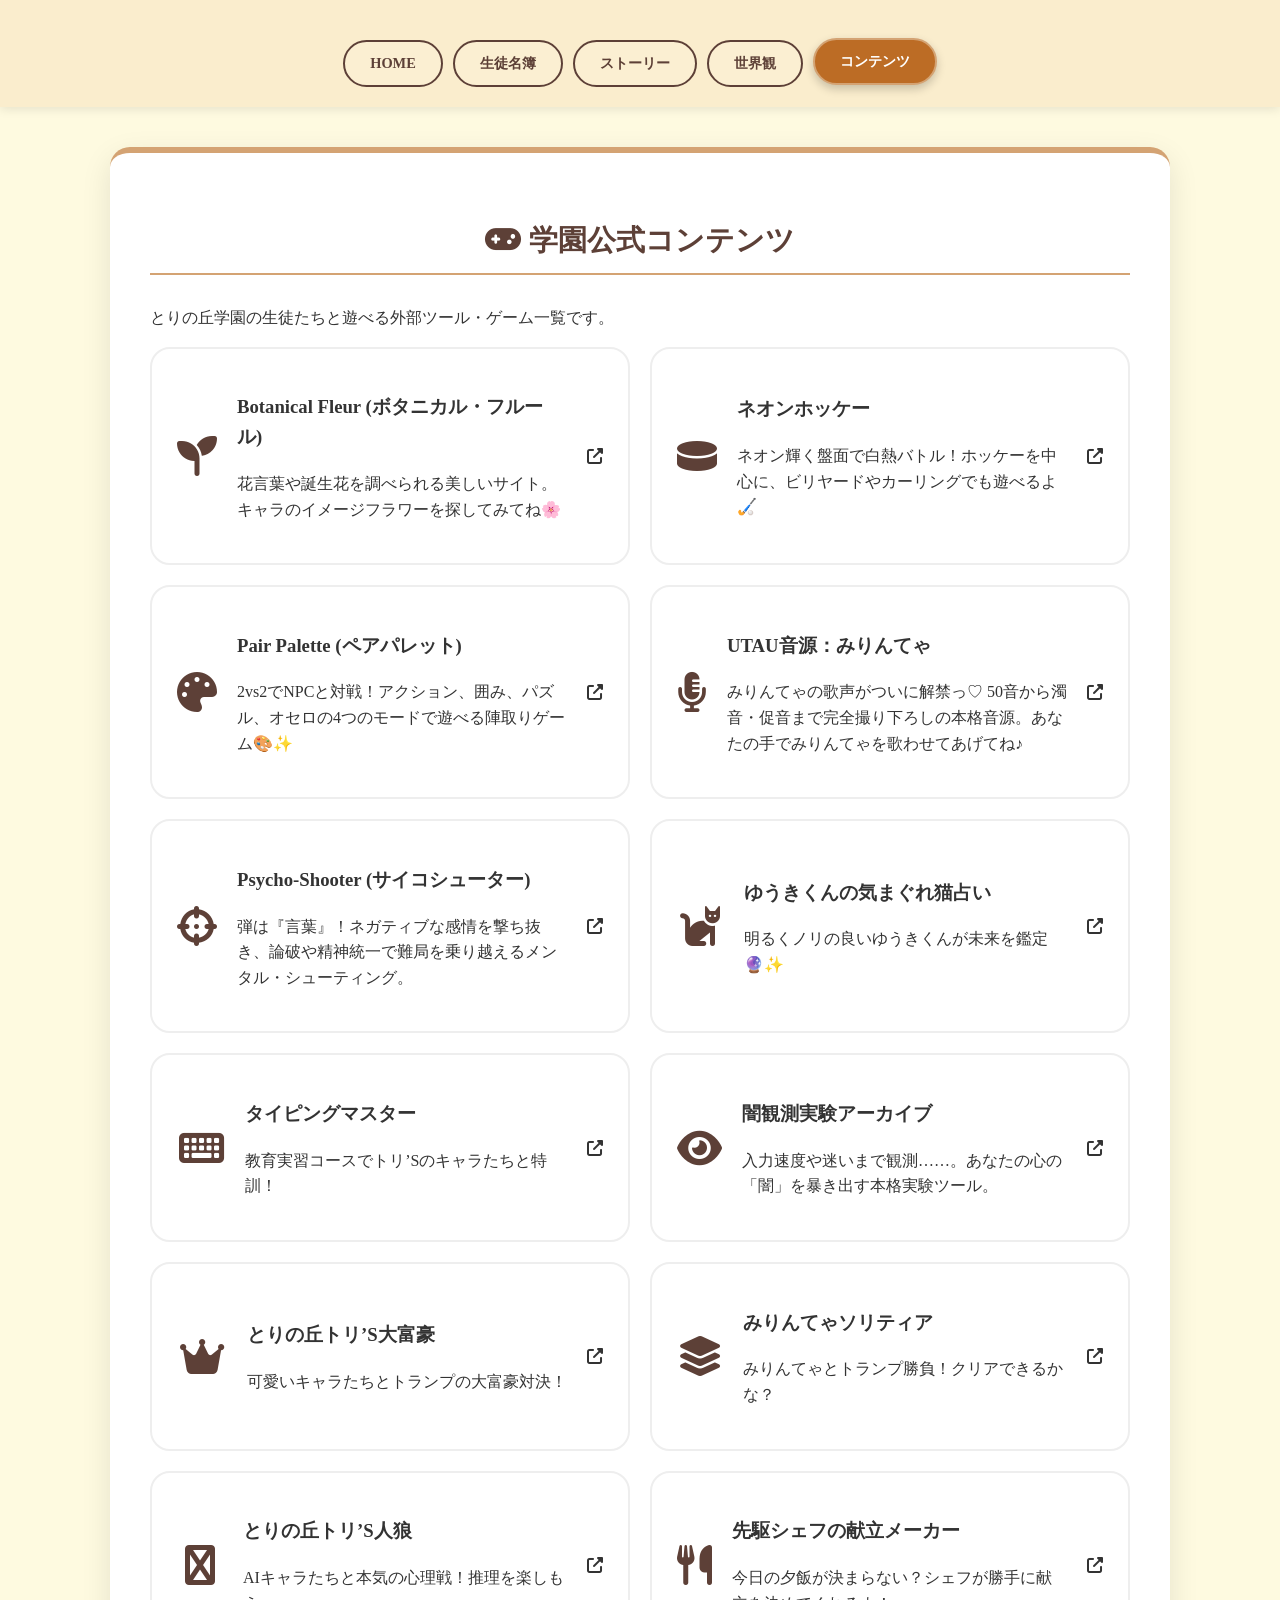
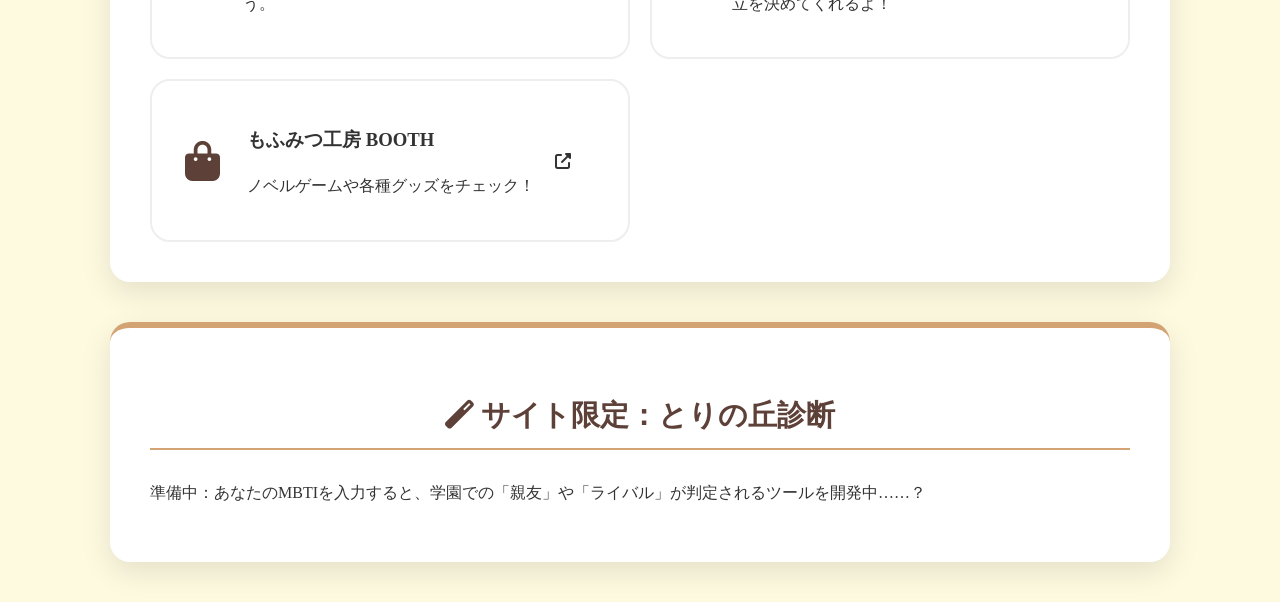
<file: game.html>
<!DOCTYPE html>
<html lang="ja">
<head>
    <meta charset="UTF-8">
    <title>学園コンテンツ | とりの丘学園</title>
    <link rel="stylesheet" href="https://cdnjs.cloudflare.com/ajax/libs/font-awesome/6.4.0/css/all.min.css">
    <link rel="stylesheet" href="style.css">
</head>
<body class="world-page">
    <header class="mini-header">
        <nav class="premium-nav">
            <a href="index.html" class="nav-item">HOME</a>
            <a href="chara.html" class="nav-item">生徒名簿</a>
            <a href="story.html" class="nav-item">ストーリー</a>
            <a href="world.html" class="nav-item">世界観</a>
            <a href="games.html" class="nav-item active">コンテンツ</a>
        </nav>
    </header>

    <main class="container">
        <section class="luxury-section">
            <h2 class="gold-title"><i class="fas fa-gamepad"></i> 学園公式コンテンツ</h2>
            <p class="u-note">とりの丘学園の生徒たちと遊べる外部ツール・ゲーム一覧です。</p>
            <div id="game-list" class="game-grid">
                <!-- script.jsで描画 -->
            </div>
        </section>

        <!-- サイト限定・追加コンテンツ用（案） -->
        <section class="luxury-section">
            <h2 class="gold-title"><i class="fas fa-magic"></i> サイト限定：とりの丘診断</h2>
            <div class="coming-soon">
                <p>準備中：あなたのMBTIを入力すると、学園での「親友」や「ライバル」が判定されるツールを開発中……？</p>
            </div>
        </section>
    </main>

    <script src="data.js"></script>
    <script src="script.js"></script>
</body>
</html>
</file>
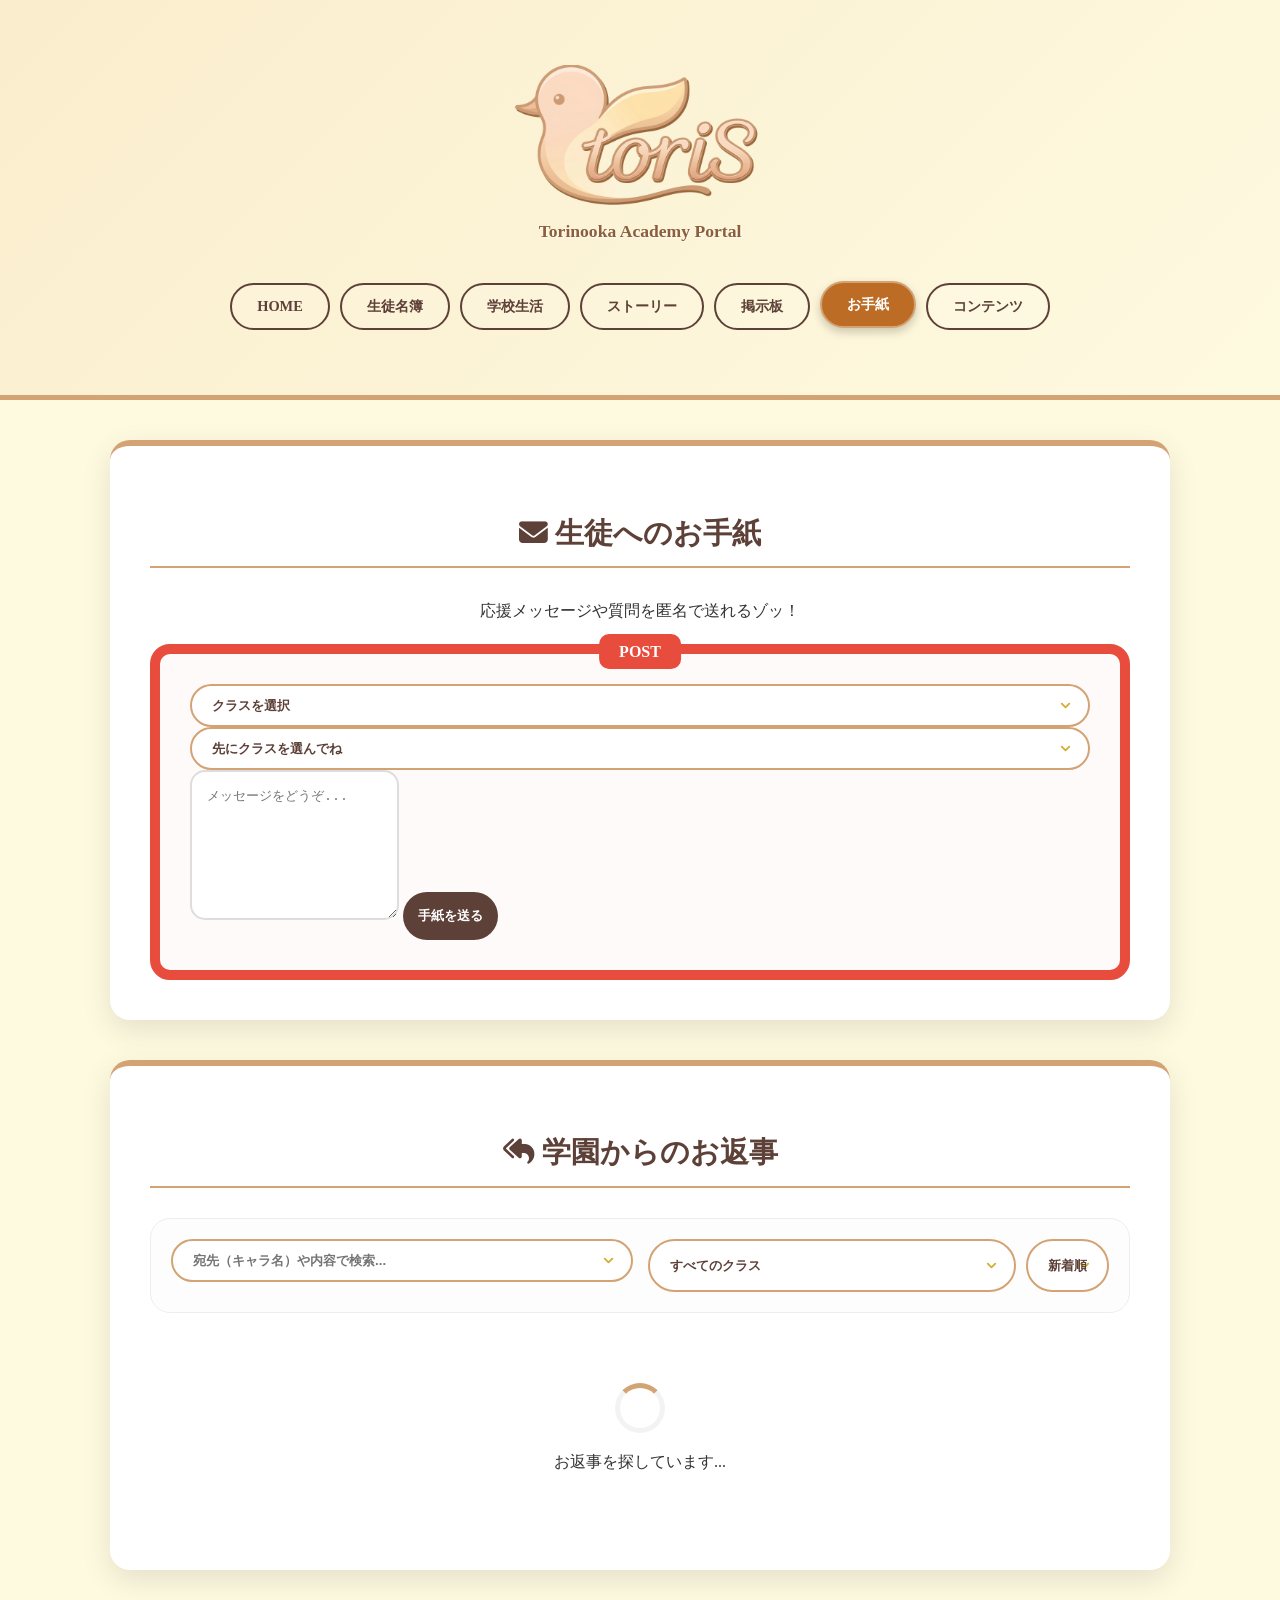
<file: letters.html>
<!DOCTYPE html>
<html lang="ja">
<head>
    <meta charset="UTF-8">
    <meta name="viewport" content="width=device-width, initial-scale=1.0">
    <title>生徒へのお手紙 | とりの丘学園</title>
    <link rel="stylesheet" href="https://cdnjs.cloudflare.com/ajax/libs/font-awesome/6.4.0/css/all.min.css">
    <link rel="stylesheet" href="style.css">
</head>
<body class="world-page">
    <header class="main-header"> <!-- mini-header のページも同じようにしてね -->
        <!-- ハンバーガーのアイコンを必ず入れる！ -->
        <div class="menu-toggle" onclick="toggleMenu()" style="position: absolute; top: 20px; right: 20px; font-size: 2rem; color: var(--navy); cursor: pointer; z-index: 10000;">
            <i class="fas fa-bars"></i>
        </div>
        <div class="logo-area" style="text-align: center;">
            <a href="index.html">
                <img src="images/logo.png?v=1" alt="とりの丘学園" style="max-width: 250px; cursor: pointer;" onclick="secretClick()">
            </a>
            <p class="sub-title">Torinooka Academy Portal</p>
        </div>
        <nav class="premium-nav" id="global-nav">
            <a href="index.html" class="nav-item">HOME</a>
            <a href="chara.html" class="nav-item">生徒名簿</a>
            <a href="life.html" class="nav-item">学校生活</a> <!-- ★追加！ -->
            <a href="story.html" class="nav-item">ストーリー</a>
            <a href="bulletin.html" class="nav-item">掲示板</a>
            <a href="letters.html" class="nav-item active">お手紙</a>
            <a href="games.html" class="nav-item">コンテンツ</a>
        </nav>
    </header>

    <main class="container">
        <!-- 1. 生徒へ手紙を送るフォーム（★復活！） -->
        <section class="luxury-section">
            <h2 class="gold-title"><i class="fas fa-envelope"></i> 生徒へのお手紙</h2>
            <p style="text-align:center; margin-bottom: 20px;">応援メッセージや質問を匿名で送れるゾッ！</p>
            <div class="letter-form">
                <select id="letter-class-select" onchange="updateLetterCharSelect()" class="premium-select">
                    <option value="">クラスを選択</option>
                </select>
                <select id="letter-to" class="premium-select">
                    <option value="">先にクラスを選んでね</option>
                </select>
                <textarea id="letter-content" placeholder="メッセージをどうぞ..."></textarea>
                <button onclick="sendLetter()" class="premium-btn" style="margin-top: 10px;">手紙を送る</button>
            </div>
        </section>

        <!-- 2. 学園からのお返事（検索 ＆ 表示エリア） -->
        <section class="luxury-section">
            <h2 class="gold-title"><i class="fas fa-reply-all"></i> 学園からのお返事</h2>
            
            <!-- お返事を探すための高度な検索パネル -->
            <div class="story-search-grid" style="margin-bottom: 30px;">
                <input type="text" id="reply-search-text" placeholder="宛先（キャラ名）や内容で検索..." onkeyup="executeReplySearch()" class="premium-select" style="border-radius:30px; margin-bottom:10px;">
                
                <div style="display:flex; gap:10px;">
                    <select id="reply-class-filter" class="premium-select" onchange="executeReplySearch()">
                        <option value="all">すべてのクラス</option>
                        <!-- JSで自動追加 -->
                    </select>
                    
                    <select id="reply-sort-order" class="premium-select" onchange="executeReplySearch()" style="width: auto;">
                        <option value="new">新着順</option>
                        <option value="old">古い順</option>
                    </select>
                </div>
            </div>

            <div id="reply-display">
                <!-- ここにお返事が並びます -->
            </div>
        </section>
    </main>

    <script src="data.js"></script>
    <script src="script.js"></script>
</body>
</html>
</file>
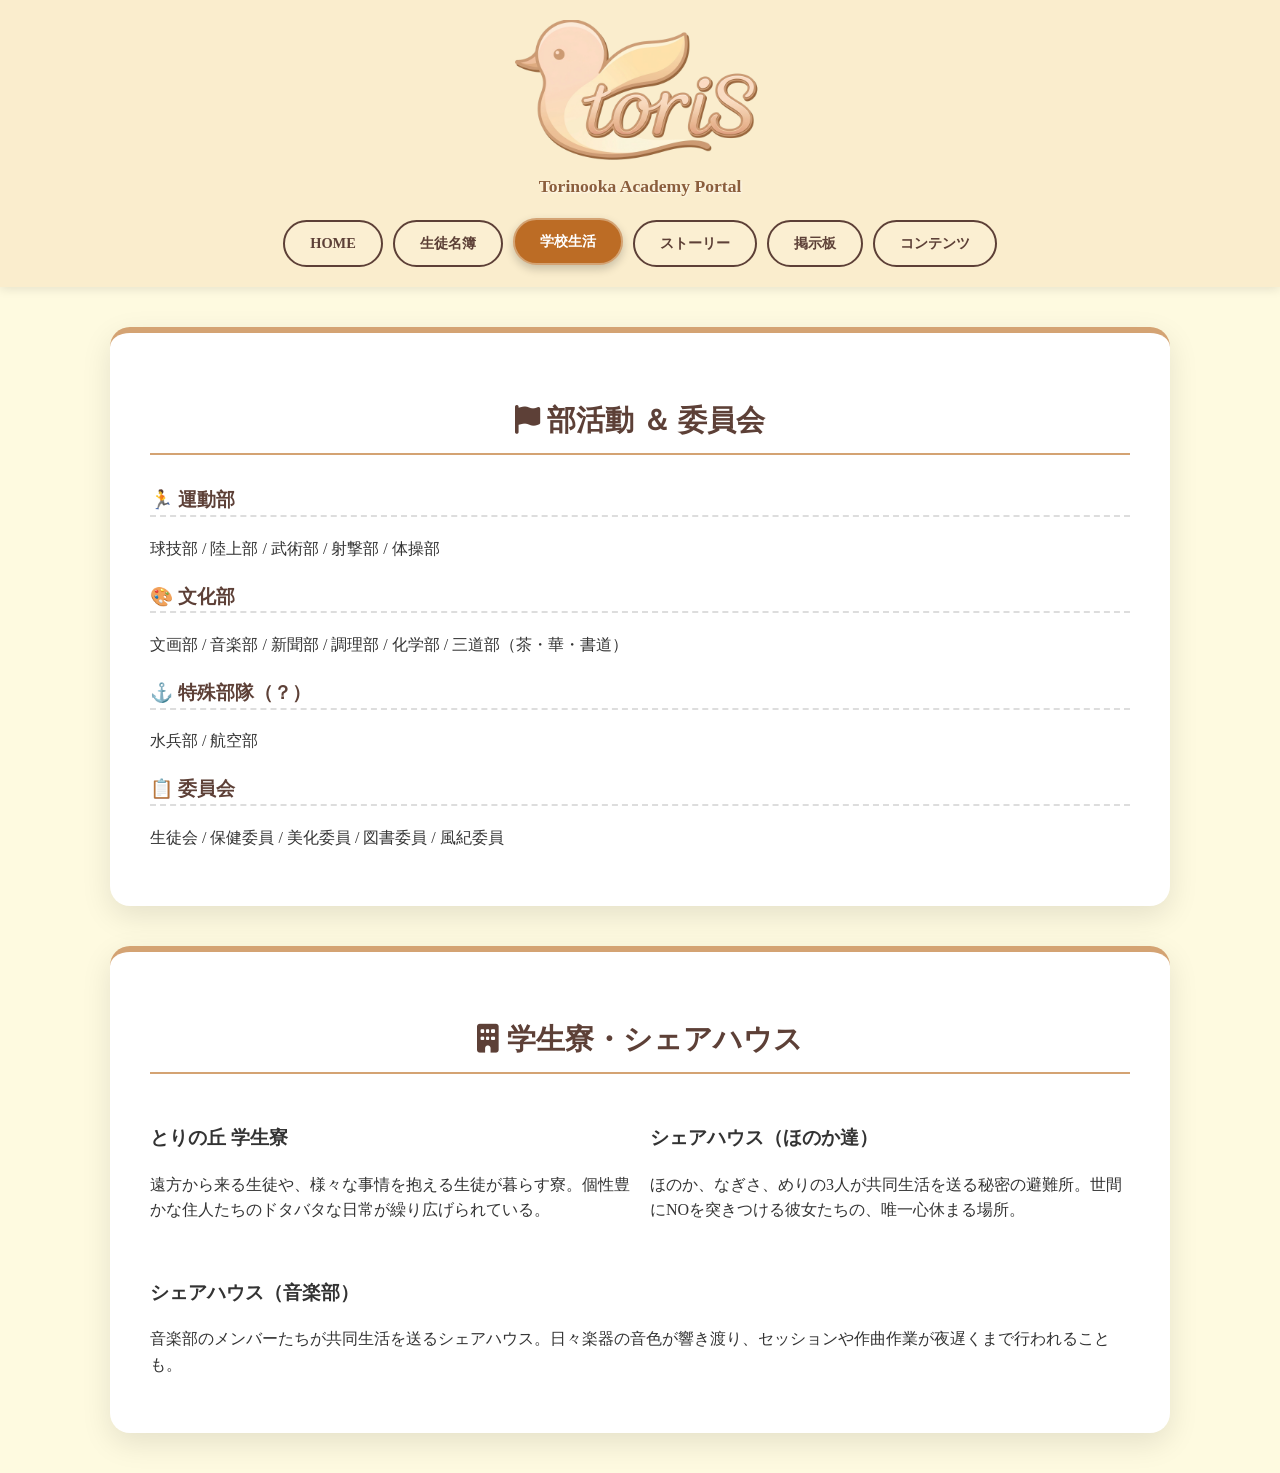
<file: life.html>
<!DOCTYPE html>
<html lang="ja">
<head>
    <meta charset="UTF-8">
    <meta name="viewport" content="width=device-width, initial-scale=1.0">
    <title>学校生活 | とりの丘学園</title>
    <link rel="icon" href="images/logo.png" type="image/png">
    <link rel="stylesheet" href="https://cdnjs.cloudflare.com/ajax/libs/font-awesome/6.4.0/css/all.min.css">
    <link rel="stylesheet" href="style.css">
</head>
<body class="world-page">
    <header class="mini-header">
        <!-- ハンバーガーメニューボタン -->
        <div class="menu-toggle" onclick="toggleMenu()">
            <i class="fas fa-bars"></i>
        </div>
        <div class="logo-area" style="text-align: center;">
            <a href="index.html">
                <img src="images/logo.png?v=1" alt="とりの丘学園" style="max-width: 250px; cursor: pointer;" onclick="secretClick()">
            </a>
            <p class="sub-title">Torinooka Academy Portal</p>
        </div>
        <nav class="premium-nav" id="global-nav">
            <a href="index.html" class="nav-item">HOME</a>
            <a href="chara.html" class="nav-item">生徒名簿</a>
            <a href="life.html" class="nav-item active">学校生活</a> <!-- ★追加！ -->
            <a href="story.html" class="nav-item">ストーリー</a>
            <a href="bulletin.html" class="nav-item">掲示板</a>
            <a href="games.html" class="nav-item">コンテンツ</a>
        </nav>
    </header>

    <main class="container">
        <!-- 部活・委員会 -->
        <section class="luxury-section">
            <h2 class="gold-title"><i class="fas fa-flag"></i> 部活動 ＆ 委員会</h2>
            
            <h3 style="color:var(--navy); border-bottom:2px dashed #ddd;">🏃 運動部</h3>
            <p>球技部 / 陸上部 / 武術部 / 射撃部 / 体操部</p>
            
            <h3 style="color:var(--navy); border-bottom:2px dashed #ddd; margin-top:20px;">🎨 文化部</h3>
            <p>文画部 / 音楽部 / 新聞部 / 調理部 / 化学部 / 三道部（茶・華・書道）</p>

            <h3 style="color:var(--navy); border-bottom:2px dashed #ddd; margin-top:20px;">⚓ 特殊部隊（？）</h3>
            <p>水兵部 / 航空部</p>

            <h3 style="color:var(--navy); border-bottom:2px dashed #ddd; margin-top:20px;">📋 委員会</h3>
            <p>生徒会 / 保健委員 / 美化委員 / 図書委員 / 風紀委員</p>
        </section>

        <!-- 寮紹介 -->
        <section class="luxury-section">
            <h2 class="gold-title"><i class="fas fa-building"></i> 学生寮・シェアハウス</h2>
            <div style="display:flex; gap:20px; flex-wrap:wrap; justify-content:center;">
                <div class="term-card" style="flex:1; min-width:250px;">
                    <h3>とりの丘 学生寮</h3>
                    <p>遠方から来る生徒や、様々な事情を抱える生徒が暮らす寮。個性豊かな住人たちのドタバタな日常が繰り広げられている。</p>
                </div>
                <div class="term-card" style="flex:1; min-width:250px;">
                    <h3>シェアハウス（ほのか達）</h3>
                    <p>ほのか、なぎさ、めりの3人が共同生活を送る秘密の避難所。世間にNOを突きつける彼女たちの、唯一心休まる場所。</p>
                </div>
                <div class="term-card">
                    <h3>シェアハウス（音楽部）</h3>
                    <p>音楽部のメンバーたちが共同生活を送るシェアハウス。日々楽器の音色が響き渡り、セッションや作曲作業が夜遅くまで行われることも。</p>
                </div>
            </div>
        </section>
    </main>

    <script src="data.js"></script>
    <script src="script.js"></script>
</body>
</html>
</file>
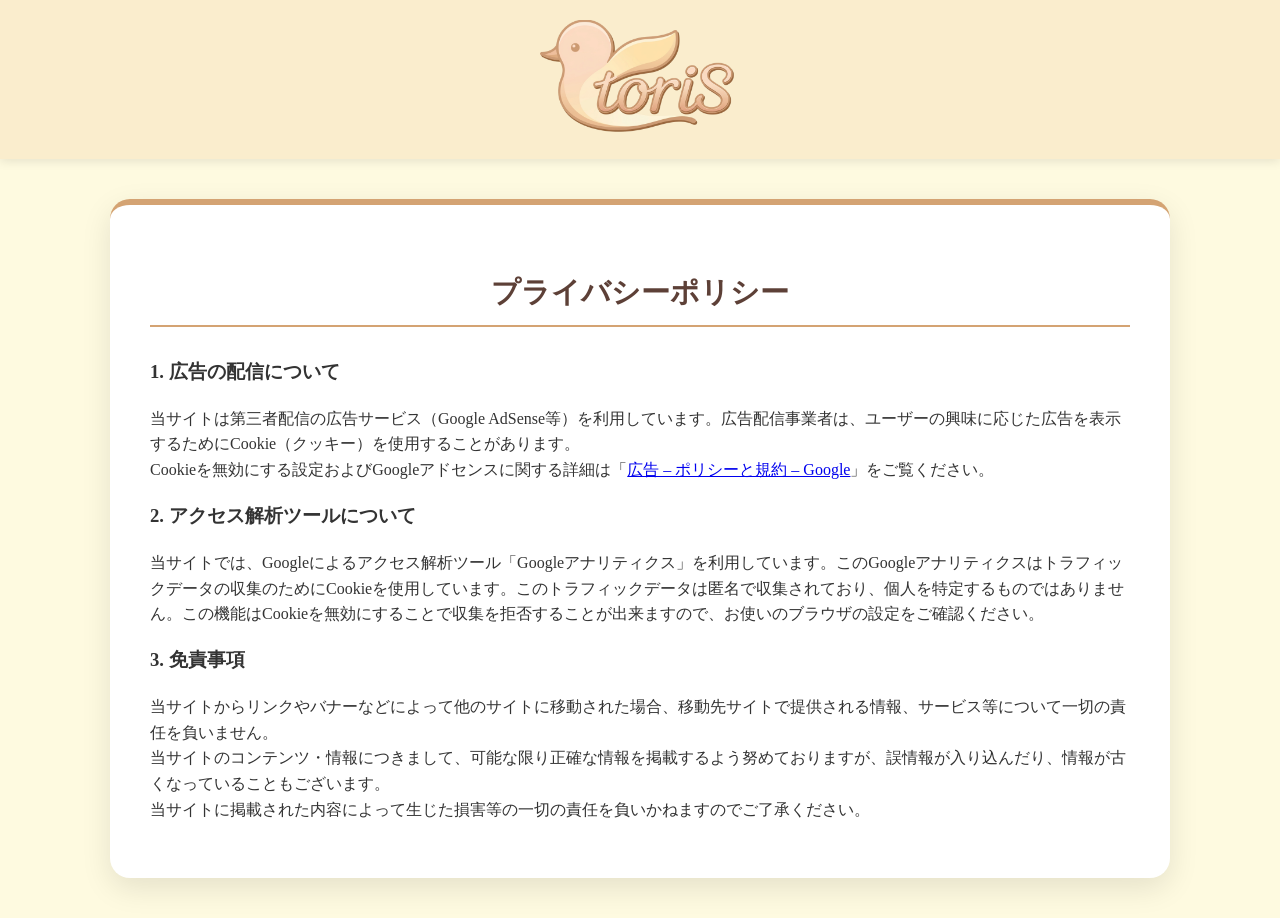
<file: policy.html>
<!DOCTYPE html>
<html lang="ja">
<head>
    <meta charset="UTF-8">
    <title>プライバシーポリシー | とりの丘学園</title>
    <link rel="stylesheet" href="style.css">
</head>
<body class="world-page">
    <header class="mini-header">
        <div class="logo-area" style="text-align:center;">
            <a href="index.html"><img src="images/logo.png?v=1" alt="とりの丘学園" style="max-width: 200px;"></a>
        </div>
    </header>
    <main class="container">
        <section class="luxury-section show">
            <h2 class="gold-title">プライバシーポリシー</h2>
            
            <h3>1. 広告の配信について</h3>
            <p>当サイトは第三者配信の広告サービス（Google AdSense等）を利用しています。広告配信事業者は、ユーザーの興味に応じた広告を表示するためにCookie（クッキー）を使用することがあります。<br>
            Cookieを無効にする設定およびGoogleアドセンスに関する詳細は「<a href="https://policies.google.com/technologies/ads?hl=ja" target="_blank">広告 – ポリシーと規約 – Google</a>」をご覧ください。</p>

            <h3>2. アクセス解析ツールについて</h3>
            <p>当サイトでは、Googleによるアクセス解析ツール「Googleアナリティクス」を利用しています。このGoogleアナリティクスはトラフィックデータの収集のためにCookieを使用しています。このトラフィックデータは匿名で収集されており、個人を特定するものではありません。この機能はCookieを無効にすることで収集を拒否することが出来ますので、お使いのブラウザの設定をご確認ください。</p>

            <h3>3. 免責事項</h3>
            <p>当サイトからリンクやバナーなどによって他のサイトに移動された場合、移動先サイトで提供される情報、サービス等について一切の責任を負いません。<br>
            当サイトのコンテンツ・情報につきまして、可能な限り正確な情報を掲載するよう努めておりますが、誤情報が入り込んだり、情報が古くなっていることもございます。<br>
            当サイトに掲載された内容によって生じた損害等の一切の責任を負いかねますのでご了承ください。</p>
        </section>
    </main>
</body>
</html>
</file>
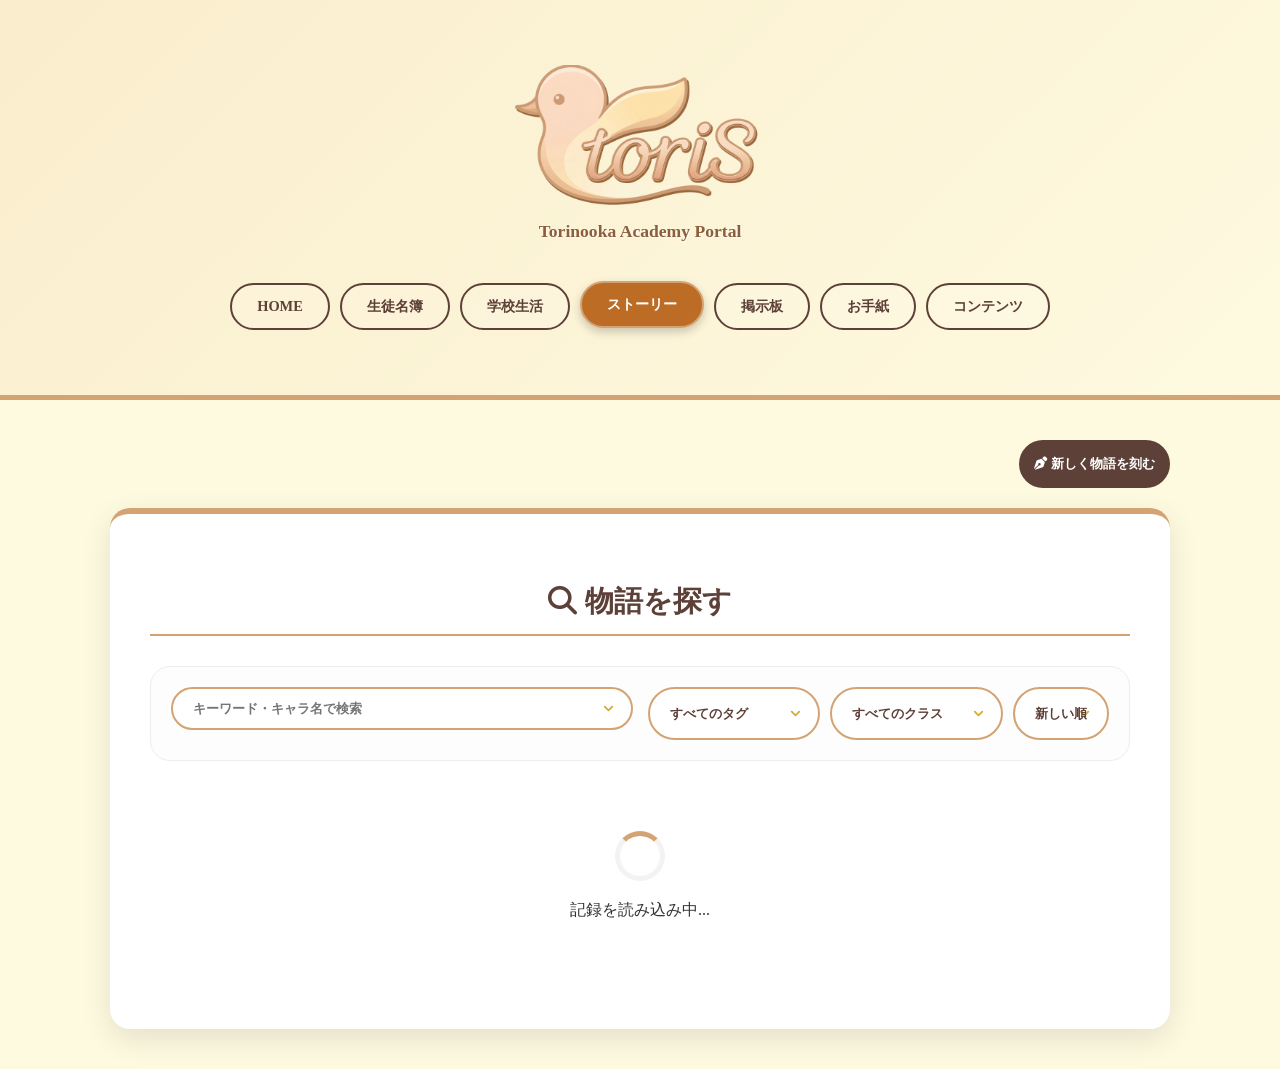
<file: story.html>
<!DOCTYPE html>
<html lang="ja">
<head>
    <meta charset="UTF-8">
    <meta name="viewport" content="width=device-width, initial-scale=1.0">
    <!-- Google tag (gtag.js) -->
    <script async src="https://www.googletagmanager.com/gtag/js?id=G-GNTX973GET"></script>
    <script>
      window.dataLayer = window.dataLayer || [];
      function gtag(){dataLayer.push(arguments);}
      gtag('js', new Date());
      gtag('config', 'G-GNTX973GET');
    </script>
    <title>学園史記録 | とりの丘学園</title>
    <link rel="stylesheet" href="https://cdnjs.cloudflare.com/ajax/libs/font-awesome/6.4.0/css/all.min.css">
    <link rel="stylesheet" href="style.css">
</head>
<body class="story-page">
    <header class="main-header"> <!-- mini-header のページも同じようにしてね -->
        <!-- ハンバーガーのアイコンを必ず入れる！ -->
        <div class="menu-toggle" onclick="toggleMenu()" style="position: absolute; top: 20px; right: 20px; font-size: 2rem; color: var(--navy); cursor: pointer; z-index: 10000;">
            <i class="fas fa-bars"></i>
        </div>
        <div class="logo-area" style="text-align: center;">
            <a href="index.html">
                <img src="images/logo.png?v=1" alt="とりの丘学園" style="max-width: 250px; cursor: pointer;" onclick="secretClick()">
            </a>
            <p class="sub-title">Torinooka Academy Portal</p>
        </div>
        <nav class="premium-nav" id="global-nav">
            <a href="index.html" class="nav-item">HOME</a>
            <a href="chara.html" class="nav-item">生徒名簿</a>
            <a href="life.html" class="nav-item">学校生活</a> <!-- ★追加！ -->
            <a href="story.html" class="nav-item active">ストーリー</a>
            <a href="bulletin.html" class="nav-item">掲示板</a>
            <a href="letters.html" class="nav-item">お手紙</a>
            <a href="games.html" class="nav-item">コンテンツ</a>
        </nav>
    </header>

    <main class="container">
        <!-- 執筆ボタン -->
        <div style="text-align: right; margin-bottom: 20px;">
            <button onclick="toggleStoryForm()" class="premium-btn"><i class="fas fa-pen-nib"></i> 新しく物語を刻む</button>
        </div>

        <!-- 投稿フォーム -->
        <section id="story-form-area" class="luxury-section" style="display: none;">
            <h2 class="gold-title">学園史を投稿</h2>
            <div class="letter-form">
                <input type="text" id="story-title" placeholder="タイトル">
                <select id="story-stage" class="premium-select">
                    <option value="共通">共通</option>
                    <option value="H1-1">H1-1</option><option value="H1-2">H1-2</option>
                    <option value="H1-3">H1-3</option><option value="H1-4">H1-4</option>
                    <option value="H2-1">H2-1</option><option value="H2-2">H2-2</option>
                    <option value="H3-1">H3-1</option><option value="H3-2">H3-2</option>
                </select>
                <input type="text" id="story-chars" placeholder="登場キャラ（例：のりおみ、くう）※「、」で区切る">
                <div style="margin: 10px 0; font-size: 0.95rem; color: var(--navy); font-weight: bold; background: #fffafa; padding: 10px; border-radius: 10px; border: 1px solid var(--gold);">
                    <label style="cursor: pointer;">
                        <input type="checkbox" id="story-use-illust" style="transform: scale(1.2); margin-right: 10px;"> 
                        特定キャラ（ももか等）をイラスト版アイコンで表示する
                    </label>
                </div>
                <input type="text" id="story-tag" placeholder="タグ（例：日常、過去、事件）">
                <textarea id="story-content" placeholder="物語の内容..."></textarea>
                <button onclick="sendStory()" class="premium-btn">投稿する</button>
            </div>
        </section>

        <!-- 検索パネル（ここがJSと連動するゾッ） -->
        <section class="luxury-section">
            <h2 class="gold-title"><i class="fas fa-search"></i> 物語を探す</h2>
            <div class="story-search-grid">
                <input type="text" id="search-text" placeholder="キーワード・キャラ名で検索" onkeyup="executeStorySearch()" class="premium-select" style="border-radius:30px; margin-bottom:10px;">
                <div style="display:flex; gap:10px;">
                    <select id="filter-tag" class="premium-select" onchange="executeStorySearch()">
                        <option value="all">すべてのタグ</option>
                    </select>
                    <select id="filter-class" class="premium-select" onchange="executeStorySearch()">
                        <option value="all">すべてのクラス</option>
                    </select>
                    <select id="sort-order" class="premium-select" onchange="executeStorySearch()" style="width: auto;">
                        <option value="new">新しい順</option>
                        <option value="old">古い順</option>
                    </select>
                </div>
            </div>
            
            <div id="story-list" class="story-grid">
                <!-- ここに物語が並びます（ローディング表示あり） -->
            </div>
        </section>
    </main>

    <!-- ★全文表示用モーダル（これが必要だったんだゾッ！） -->
    <div id="profile-modal" class="modal">
        <div class="modal-content">
            <span class="close-btn" onclick="closeProfile()">&times;</span>
            <div id="modal-body"></div>
        </div>
    </div>

    <script src="data.js"></script>
    <script src="script.js"></script>
</body>
</html>
</file>
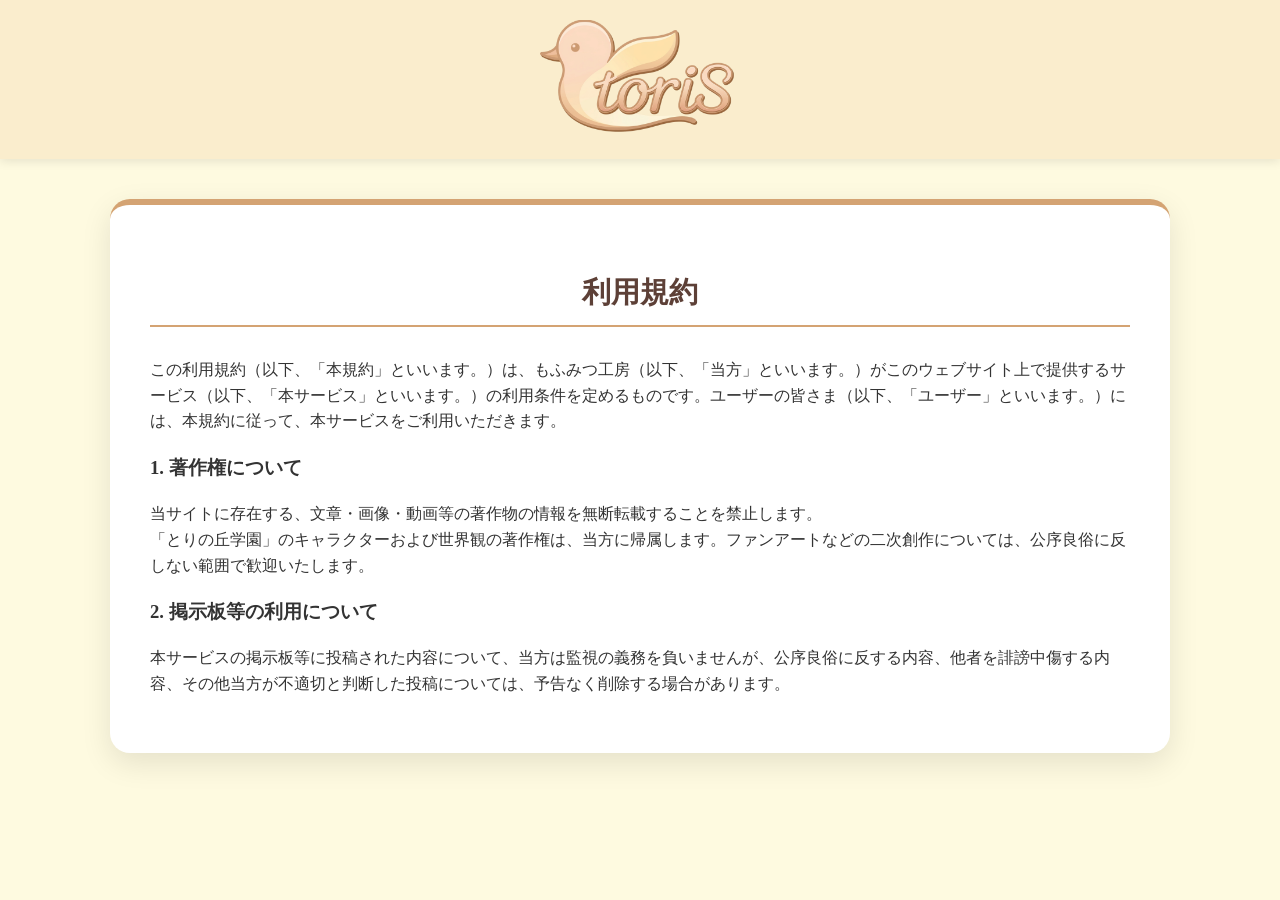
<file: terms.html>
<!DOCTYPE html>
<html lang="ja">
<head>
    <meta charset="UTF-8">
    <title>利用規約 | とりの丘学園</title>
    <link rel="stylesheet" href="style.css">
</head>
<body class="world-page">
    <header class="mini-header">
        <div class="logo-area" style="text-align:center;">
            <a href="index.html"><img src="images/logo.png?v=1" alt="とりの丘学園" style="max-width: 200px;"></a>
        </div>
    </header>
    <main class="container">
        <section class="luxury-section show">
            <h2 class="gold-title">利用規約</h2>
            <p>この利用規約（以下、「本規約」といいます。）は、もふみつ工房（以下、「当方」といいます。）がこのウェブサイト上で提供するサービス（以下、「本サービス」といいます。）の利用条件を定めるものです。ユーザーの皆さま（以下、「ユーザー」といいます。）には、本規約に従って、本サービスをご利用いただきます。</p>
            
            <h3>1. 著作権について</h3>
            <p>当サイトに存在する、文章・画像・動画等の著作物の情報を無断転載することを禁止します。<br>
            「とりの丘学園」のキャラクターおよび世界観の著作権は、当方に帰属します。ファンアートなどの二次創作については、公序良俗に反しない範囲で歓迎いたします。</p>

            <h3>2. 掲示板等の利用について</h3>
            <p>本サービスの掲示板等に投稿された内容について、当方は監視の義務を負いませんが、公序良俗に反する内容、他者を誹謗中傷する内容、その他当方が不適切と判断した投稿については、予告なく削除する場合があります。</p>
        </section>
    </main>
</body>
</html>
</file>
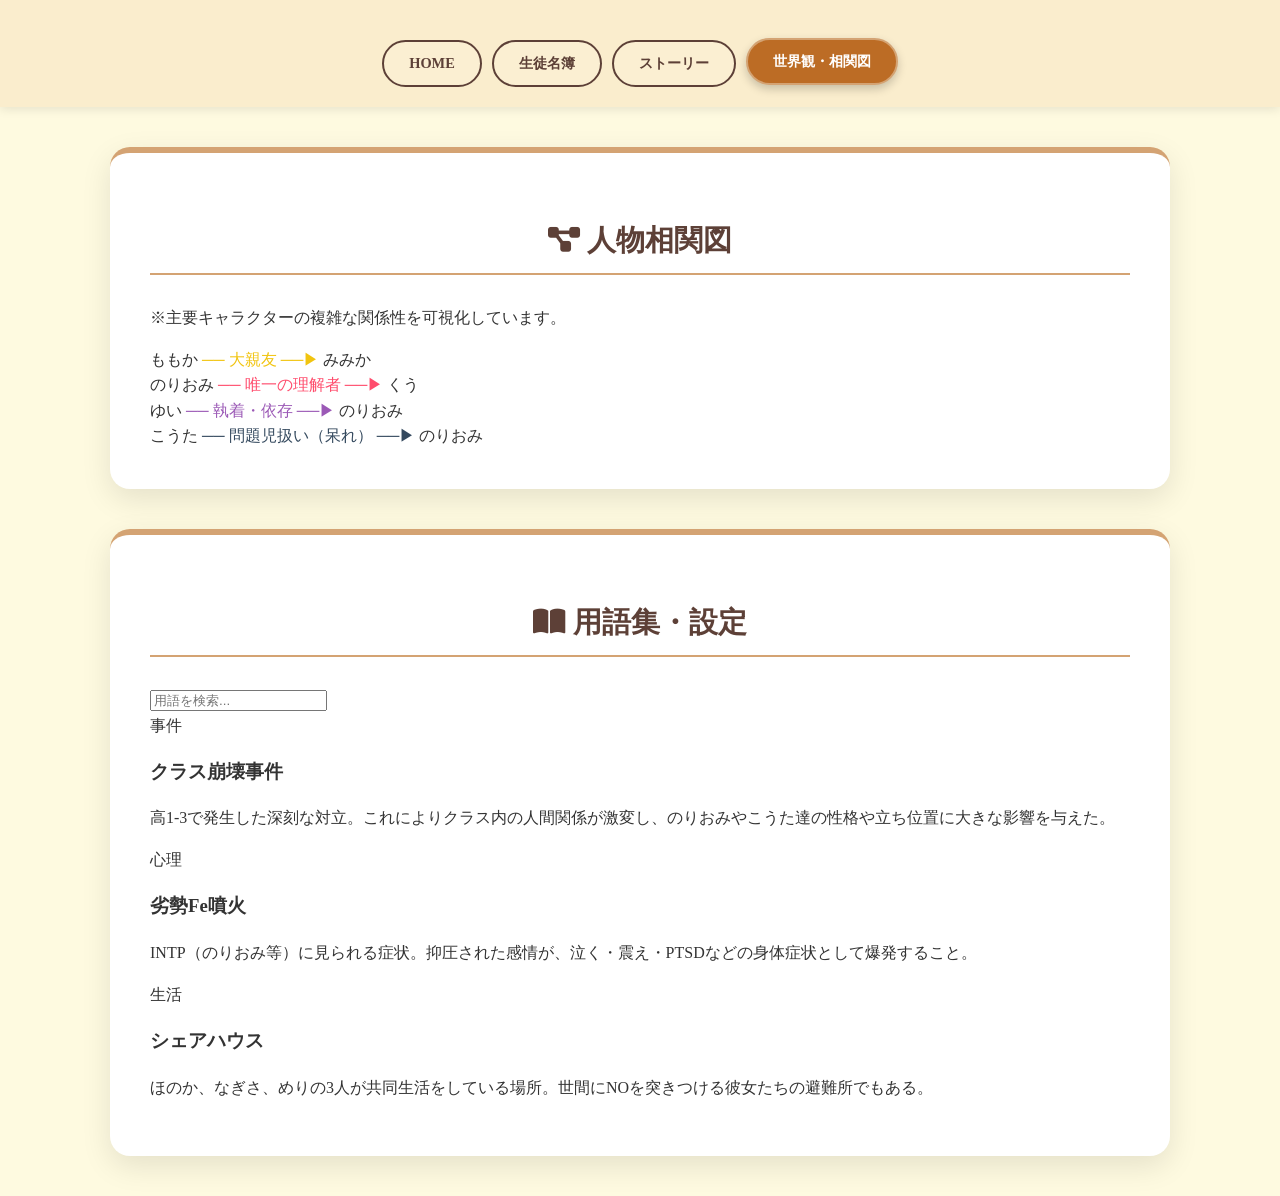
<file: world.html>
<!DOCTYPE html>
<html lang="ja">
<head>
    <meta charset="UTF-8">
    <title>世界観・相関図 | とりの丘学園</title>
    <link rel="stylesheet" href="https://cdnjs.cloudflare.com/ajax/libs/font-awesome/6.4.0/css/all.min.css">
    <link rel="stylesheet" href="style.css">
</head>
<body class="world-page">
    <header class="mini-header">
        <nav class="premium-nav">
            <a href="index.html" class="nav-item">HOME</a>
            <a href="chara.html" class="nav-item">生徒名簿</a>
            <a href="story.html" class="nav-item">ストーリー</a>
            <a href="world.html" class="nav-item active">世界観・相関図</a>
        </nav>
    </header>

    <main class="container">
        <!-- 相関図セクション -->
        <section class="luxury-section">
            <h2 class="gold-title"><i class="fas fa-project-diagram"></i> 人物相関図</h2>
            <p class="u-note">※主要キャラクターの複雑な関係性を可視化しています。</p>
            
            <!-- 視覚的な図（画像があればimg、なければ簡易的なリストを表示） -->
            <div id="relation-visual" class="relation-container">
                <!-- script.jsで関係性をカード形式で出すよ -->
            </div>
        </section>

        <!-- 用語集セクション -->
        <section class="luxury-section">
            <h2 class="gold-title"><i class="fas fa-book-open"></i> 用語集・設定</h2>
            <div class="search-box">
                <input type="text" id="term-search" placeholder="用語を検索..." onkeyup="filterTerms()">
            </div>
            <div id="term-list" class="term-grid">
                <!-- ここに用語が表示されます -->
            </div>
        </section>
    </main>

    <script src="data.js"></script>
    <script src="script.js"></script>
</body>
</html>
</file>
<file: style.css>
/* ==========================================
   1. 基本変数 & デザインリセット
   ========================================== */
:root {
    --gold: #d4a373;        /* ロゴに合わせた落ち着いた茶色寄りの金 */
    --navy: #5d4037;        /* ロゴの文字色に近いダークブラウン */
    --sakura: #faedcd;      /* ロゴ背景に合うクリーム色 */
    --wine: #bc6c25;        /* 温かいオレンジ系 */
    --white: #ffffff;
    --shadow: 0 10px 30px rgba(0,0,0,0.1);
    --transition: 0.3s ease;
}

* { box-sizing: border-box; }

body {
    margin: 0;
    padding: 0;
    font-family: 'Hiragino Mincho ProN', 'Times New Roman', serif;
    background: #fefae0;
    color: #333;
    line-height: 1.6;
    overflow-x: hidden;
}

/* ==========================================
   2. ヘッダー & ナビゲーション
   ========================================== */
.main-header {
    height: 400px;
    /* ロゴの色合いに合わせたグラデーションを少し多めに設定 */
    background: linear-gradient(135deg, #faedcd, #fefae0, #f8ad9d, #faedcd);
    background-size: 300% 300%;
    animation: gradientFlow 15s ease infinite; /* 15秒かけてゆっくり動く */
    border-bottom: 5px solid var(--gold);
    display: flex;
    flex-direction: column;
    align-items: center;
    justify-content: center;
}

@keyframes gradientFlow {
    0% { background-position: 0% 50%; }
    50% { background-position: 100% 50%; }
    100% { background-position: 0% 50%; }
}

.logo-area h1 {
    font-size: 3.5rem;
    margin: 0;
    letter-spacing: 0.3rem;
    cursor: pointer;
    text-shadow: 2px 2px 10px rgba(0,0,0,0.5);
}
.logo-area img {
    max-width: 300px; /* ロゴを適切なサイズに */
    height: auto;
    cursor: pointer;
    transition: transform 0.3s cubic-bezier(0.175, 0.885, 0.32, 1.275);
}
.logo-area img:hover { transform: scale(1.1); }
.sub-title { 
    font-size: 1.1rem; 
    opacity: 1; /* 透明度をなくす */
    color: #8b5e3c; /* 濃いめのブラウン */
    font-weight: bold;
    text-shadow: 1px 1px 2px rgba(255,255,255,0.8); /* 白い影をつけて浮かせる */
    margin-top: 5px;
}

.premium-nav {
    margin-top: 20px;
    display: flex;
    gap: 10px;
    flex-wrap: wrap;
    justify-content: center;
}

.nav-item {
    text-decoration: none;
    color: var(--navy);
    padding: 10px 25px;
    border: 2px solid var(--navy);
    border-radius: 50px;
    transition: var(--transition);
    background: rgba(255,255,255,0.1);
    font-weight: bold;
    font-size: 0.9rem;
}

/* アクティブ・ホバー時の色を統一 */
.nav-item:hover, .nav-item.active {
    background: var(--wine) !important;
    color: white !important;
    border-color: var(--gold) !important;
    transform: translateY(-2px);
    box-shadow: 0 4px 10px rgba(0,0,0,0.2);
}

.mini-header {
    background: var(--sakura);
    padding: 20px 0;
    box-shadow: 0 2px 10px rgba(0,0,0,0.1);
}

/* ==========================================
   3. レイアウト共通 (カード & フェードイン)
   ========================================== */
.container {
    max-width: 1100px;
    margin: 40px auto;
    padding: 0 20px;
}

.luxury-section {
    background: var(--white);
    padding: 40px;
    margin-bottom: 40px;
    border-radius: 20px;
    box-shadow: var(--shadow);
    border-top: 6px solid var(--gold);
    /* JSアニメーション用初期設定 */
    opacity: 0;
    transform: translateY(30px);
    transition: 0.8s ease-out;
}

.luxury-section.show {
    opacity: 1;
    transform: translateY(0);
}

.gold-title {
    text-align: center;
    color: var(--navy);
    border-bottom: 2px solid var(--gold);
    padding-bottom: 10px;
    margin-bottom: 30px;
    font-size: 1.8rem;
}

/* ==========================================
   4. 画像コンテナ・丸枠・Coming Soon (最強ガード)
   ========================================== */
/* 300x300画像がはみ出さないように overflow:hidden を徹底 */

/* 各種サイズ */
.char-circle { width: 150px; height: 150px; }
.char-circle-small { width: 100px; height: 100px; }
.pickup-img { width: 120px; height: 120px; border-radius: 50%; border: 4px solid var(--gold); object-fit: cover; }
.rank-img { width: 80px; height: 80px; border-radius: 50%; border: 2px solid var(--gold); object-fit: cover; }

.img-container {
    width: 150px; height: 150px;
    border-radius: 50%;
    border: 4px solid var(--gold);
    overflow: hidden !important;
    background: white;
    display: flex;
    align-items: center;
    justify-content: center;
    margin: 0 auto;
}
.char-circle-small.img-container { width: 80px; height: 80px; }

.img-container img {
    width: 100%;
    height: 100%;
    object-fit: cover;
}

/* Coming Soon 枠 */
/* --- Coming Soon アイコンのデザイン修正 --- */
.coming-soon-box {
    display: flex;
    align-items: center;
    justify-content: center;
    background: #e0e0e0;
    border: 2px dashed #aaa;
    color: #888;
    font-size: 0.8rem;
    font-weight: bold;
    text-align: center;
    border-radius: 50%;
}
.char-circle.coming-soon-box { width: 150px; height: 150px; }
.char-circle-small.coming-soon-box { width: 100px; height: 100px; }

/* ==========================================
   5. ホーム機能 (掲示板・学食・カレンダー)
   ========================================== */
.three-column {
    display: grid;
    grid-template-columns: repeat(auto-fit, minmax(300px, 1fr));
    gap: 20px;
}

/* 掲示板入力エリア */
.bulletin-input-area {
    display: flex;
    gap: 10px;
    margin-bottom: 15px;
    background: #f0f0f0;
    padding: 10px;
    border-radius: 30px;
}

.bulletin-input-area input { flex: 1; border: none; background: transparent; padding-left: 10px; outline: none; }
.bulletin-input-area button { background: var(--navy); color: white; border: none; padding: 8px 20px; border-radius: 20px; cursor: pointer; }

.bulletin-scroll {
    max-height: 250px;
    overflow-y: auto;
    background: #f9f9f9;
    padding: 15px;
    border-radius: 15px;
}

/* 学食メニュー */
.menu-card {
    padding: 20px;
    border-radius: 15px;
    border-left: 8px solid var(--navy);
    background: #fff;
    box-shadow: 0 4px 10px rgba(0,0,0,0.05);
}

.menu-card.rare {
    background: linear-gradient(135deg, #fff0f5, #ffe4e1);
    border-color: #ff69b4;
    animation: glow 1s infinite alternate;
}

@keyframes glow { from { box-shadow: 0 0 5px #ff69b4; } to { box-shadow: 0 0 20px #ff69b4; } }

/* カレンダー */
.calendar-today {
    background: var(--sakura);
    padding: 15px;
    border-radius: 10px;
    border: 2px solid var(--gold);
    text-align: center;
    font-weight: bold;
    margin-bottom: 15px;
}

.calendar-item {
    display: flex;
    justify-content: space-between;
    padding: 8px 0;
    border-bottom: 1px dashed #ddd;
    font-size: 0.9rem;
}

.calendar-item.is-today { background: #fff0f5; color: #ff4d6d; font-weight: bold; padding: 8px 10px; border-radius: 5px; }

/* ==========================================
   6. 投票・お手紙・名簿
   ========================================== */
/* プルダウン装飾 */
.premium-select {
    width: 100%; padding: 12px 20px; border-radius: 50px;
    border: 2px solid var(--gold); background: white;
    font-weight: bold; color: var(--navy); outline: none;
    appearance: none; cursor: pointer;
    background-image: url("data:image/svg+xml;charset=UTF-8,%3csvg xmlns='http://www.w3.org/2000/svg' viewBox='0 0 24 24' fill='none' stroke='%23d4af37' stroke-width='3' stroke-linecap='round' stroke-linejoin='round'%3e%3cpath d='M6 9l6 6 6-6'/%3e%3c/svg%3e");
    background-repeat: no-repeat; background-position: right 15px center; background-size: 15px;
}

/* お手紙フォーム */
/* お手紙ポスト風デザイン */
.letter-form {
    background: #fffafa;
    border: 10px solid #e74c3c; /* 赤いポスト風 */
    border-radius: 20px;
    padding: 30px;
    position: relative;
}
.letter-form::before {
    content: 'POST';
    position: absolute;
    top: -20px; left: 50%;
    transform: translateX(-50%);
    background: #e74c3c; color: white;
    padding: 5px 20px; font-weight: bold; border-radius: 10px;
}
.letter-form textarea { height: 150px; border-radius: 15px; border: 2px solid #ddd; padding: 15px; outline: none; }

.premium-btn {
    background: var(--navy); color: white; padding: 15px; border-radius: 50px; border: none; font-weight: bold; cursor: pointer; transition: 0.3s;
}
.premium-btn:hover { background: var(--wine); transform: scale(1.02); }

/* 投票横スクロール */
.vote-scroll-container {
    display: flex; gap: 20px; overflow-x: auto; padding: 25px; background: rgba(255,236,242,0.5); border-radius: 20px;
}
.vote-mini-card { flex: 0 0 130px; display: flex; flex-direction: column; align-items: center; }
.vote-mini-card span { font-size: 0.85rem; font-weight: bold; white-space: nowrap; margin: 10px 0; }
.vote-btn-heart { background: #ff4d6d; color: white; border: none; width: 40px; height: 40px; border-radius: 50%; cursor: pointer; }

/* 名簿グリッド */
.char-grid { display: grid; grid-template-columns: repeat(auto-fill, minmax(200px, 1fr)); gap: 25px; }
.char-card { background: white; border-radius: 20px; padding: 25px; text-align: center; border: 1px solid #eee; transition: 0.3s; cursor: pointer; }
.char-card:hover { border-color: var(--gold); transform: translateY(-5px); box-shadow: var(--shadow); }

/* ==========================================
   7. ストーリー・コンテンツ
   ========================================== */
.story-card { background: white; border-left: 10px solid #ddd; padding: 25px; margin-bottom: 25px; border-radius: 0 20px 20px 0; box-shadow: 0 5px 15px rgba(0,0,0,0.05); }
.story-tag { display: inline-block; background: #eee; padding: 4px 12px; border-radius: 20px; font-size: 0.8rem; margin-right: 10px; font-weight: bold; }

.filter-tabs { display: flex; gap: 10px; justify-content: center; flex-wrap: wrap; margin-bottom: 30px; }
.filter-btn { background: white; border: 2px solid var(--gold); color: var(--navy); padding: 8px 20px; border-radius: 50px; cursor: pointer; font-weight: bold; transition: 0.3s; }
.filter-btn.active { background: var(--gold); color: white; }

/* ゲームカード (コンテンツページ) */
.game-grid { display: grid; grid-template-columns: repeat(auto-fit, minmax(320px, 1fr)); gap: 20px; }
.game-card { background: white; border: 2px solid #eee; border-radius: 20px; padding: 25px; display: flex; align-items: center; gap: 20px; text-decoration: none; color: inherit; transition: 0.3s; }
.game-card:hover { border-color: var(--gold); transform: translateY(-5px); box-shadow: var(--shadow); }
.game-icon { font-size: 2.5rem; color: var(--navy); width: 50px; text-align: center; }

/* ==========================================
   8. ミニゲーム (地獄の演出)
   ========================================== */
.game-stage {
    position: relative; height: 450px; background: #eef2f3; border: 6px solid var(--navy);
    border-radius: 25px; overflow: hidden; display: flex; flex-direction: column; align-items: center; justify-content: center;
}

/* だいき・たすく (サイズ・位置修正) */
.char-sprite {
    position: absolute;
    bottom: -250px; /* 初期位置を下げて隠す */
    width: 220px;   /* たすく・だいきを大きく */
    z-index: 60;
    transition: 0.4s cubic-bezier(0.175, 0.885, 0.32, 1.275);
}

.char-sprite.left { left: -20px; }
.char-sprite.right { right: -20px; }

/* 登場アニメーション */
.zoom-in {
    bottom: 20px !important;
    transform: scale(1.3);
}

.horror-shake { animation: shake 0.15s infinite; }
.horror-dark { background: #1a1a1a !important; }
@keyframes shake { 0% { transform: translate(2px, 2px); } 50% { transform: translate(-2px, -2px); } 100% { transform: translate(2px, -2px); } }

/* のりおみシャッター */
.shutter { position: absolute; top: -100%; left: 0; width: 100%; height: 100%; background: #333; z-index: 100; transition: 0.6s ease-in; }
.shutter.closed { top: 0; }
.game-ui-nori { position: absolute; bottom: 40px; display: none; gap: 20px; z-index: 110; }
.speech-balloon { position: absolute; top: 30px; background: white; padding: 15px 25px; border-radius: 30px; border: 4px solid var(--navy); font-weight: bold; z-index: 120; text-align: center; max-width: 80%; }

/* ==========================================
   9. その他システム (トースト・モーダル・スープ)
   ========================================== */
#toast-container { position: fixed; bottom: 30px; left: 50%; transform: translateX(-50%); z-index: 10000; }
.toast { background: rgba(26, 42, 108, 0.9); color: white; padding: 15px 30px; border-radius: 50px; margin-top: 10px; animation: fadeInUp 0.4s; }
@keyframes fadeInUp { from { opacity: 0; transform: translateY(20px); } to { opacity: 1; transform: translateY(0); } }

.modal {
    display: none;
    position: fixed;
    z-index: 10000;
    left: 0; top: 0; 
    width: 100%; height: 100%;
    background: rgba(0,0,0,0.7);
    backdrop-filter: blur(5px);
    overflow-y: auto; /* モーダル自体をスクロール可能に */
    padding: 20px 0;
}

.modal-content {
    background: white !important; /* 絶対に白にする */
    color: #333 !important;
    border: 3px solid var(--gold);
    box-shadow: 0 20px 60px rgba(0,0,0,0.5);
    max-height: 90vh; /* 画面の90%までに制限 */
    overflow-y: auto; /* ★ここ！中身が長ければスクロールさせる */
    padding: 30px;
    border-radius: 20px;
}
.close-btn { position: absolute; right: 20px; top: 15px; font-size: 2rem; cursor: pointer; }

/* 秘密のスープ・ご褒美 */
.soup-overlay { position: fixed; top: 0; left: 0; width: 100%; height: 100%; background: rgba(255, 255, 200, 0.9); display: none; flex-direction: column; justify-content: center; align-items: center; z-index: 20000; text-align: center; }
.walking-gohobi {
    position: fixed;
    bottom: 40px;
    right: -100px;
    font-size: 4rem;
    line-height: 1; /* ★これ！高さを文字サイズにピッタリ合わせる */
    width: 1em;     /* ★幅もピッタリに！ */
    z-index: 9999;
    cursor: pointer;
    user-select: none;
}
.drink-btn { background: #e67e22; color: white; border: 4px solid #8b4513; padding: 15px 40px; font-size: 1.2rem; border-radius: 50px; cursor: pointer; box-shadow: 0 5px 0 #5d2e0a; transition: 0.1s; }
.drink-btn:active { transform: translateY(5px); box-shadow: none; }

/* --- 人気ランキングの復活 --- */
.ranking-item {
    display: flex; align-items: center; gap: 15px; padding: 15px;
    border-bottom: 1px solid #eee; background: white; border-radius: 10px; margin-bottom: 10px;
}
.rank-1 { border: 2px solid var(--gold); background: #fffcf0; }
.rank-badge { background: var(--gold); color: white; width: 30px; height: 30px; border-radius: 50%; display: flex; align-items: center; justify-content: center; font-weight: bold; }
.rank-quote { font-style: italic; color: #8b3a3a; font-size: 0.9rem; margin-top: 5px; }

/* --- 生徒名簿の応援ボタン（ハートマーク） --- */
.cheer-btn {
    background: #ff4d6d; color: white; border: none; padding: 8px 15px;
    border-radius: 20px; cursor: pointer; font-size: 0.8rem; margin-top: 10px;
    transition: 0.3s;
}
.cheer-btn:hover { transform: scale(1.1); background: #ff758c; }

/* --- キャラ名簿のフィルタ用プルダウン（スマホ対応） --- */
.filter-dropdown-area { margin-bottom: 30px; text-align: center; }
/* 前に渡した .premium-select をそのまま名簿のプルダウンにも適用してね */

/* --- ゲームの文字を見やすく（コントラスト強化） --- */
.success-text { color: #2ecc71; font-size: 1.8rem; font-weight: bold; text-shadow: 2px 2px 0 #fff, -2px -2px 0 #fff; }
.fail-text { color: #e74c3c; font-size: 1.8rem; font-weight: bold; text-shadow: 2px 2px 0 #fff, -2px -2px 0 #fff; }
.horror-text { color: #ff0000; font-size: 2rem; font-weight: bold; text-shadow: 0 0 15px #000, 2px 2px 0 #000; z-index: 200; position: relative; }

/* --- 1. 人気ランキングの枠とタイトル復活 --- */
#ranking-board {
    border: 3px double var(--gold);
    border-radius: 20px;
    padding: 25px;
    background: #fff;
    margin-top: 30px;
}
#ranking-board h3 {
    text-align: center;
    color: var(--navy);
    background: var(--sakura);
    padding: 10px;
    border-radius: 50px;
    margin-bottom: 20px;
}

/* --- 2. プロフモーダルの豪華装飾 --- */
.modal-profile-card {
    background: white;
    border-radius: 30px;
    overflow: hidden;
    box-shadow: 0 10px 40px rgba(0,0,0,0.3);
    position: relative;
    border: 3px solid var(--gold);
}
.modal-header-bg {
    height: 100px;
    background: linear-gradient(135deg, var(--navy), #4a90e2);
}
.modal-main-content { padding: 0 30px 30px; margin-top: -60px; text-align: center; }
.modal-full-name { font-size: 1.8rem; color: var(--navy); margin: 15px 0 5px; }
.modal-tags { display: flex; justify-content: center; gap: 10px; margin-bottom: 15px; }
.m-tag { background: #f0f0f0; padding: 3px 12px; border-radius: 50px; font-size: 0.8rem; font-weight: bold; }
.modal-mbti-area { margin-bottom: 20px; }
.mbti-badge { background: var(--gold); color: white; padding: 5px 15px; border-radius: 5px; margin: 0 5px; font-weight: bold; }
.modal-description-box { background: #f9f9f9; padding: 15px; border-radius: 15px; text-align: left; margin: 15px 0; border-left: 5px solid var(--gold); }
.modal-quote-box { font-style: italic; color: var(--wine); font-weight: bold; margin: 20px 0; border-top: 1px solid #eee; padding-top: 10px; }

/* --- 3. のりおみゲームの選択肢を確実に表示 --- */
.game-ui-nori {
    display: none; /* JSでflexに切り替え */
    position: absolute;
    bottom: 50px;
    left: 50%;
    transform: translateX(-50%);
    z-index: 200;
    gap: 15px;
}

/* --- 4. ご褒美ゲーム：手のはみ出し防止コンテナ --- */
#hand-container {
    position: absolute;
    top: 0; left: 0; width: 100%; height: 100%;
    z-index: 150;
    pointer-events: none; /* 下のボタンをクリックさせない、手だけクリックさせる */
}
.falling-hand {
    position: absolute;
    font-size: 4rem;
    cursor: pointer;
    pointer-events: auto; /* 手だけはクリック可能に */
}

.birthday-card-special {
    background: linear-gradient(135deg, #fff0f5, #ffffff);
    border: 2px solid var(--gold);
    border-radius: 15px;
    padding: 15px;
    margin-top: 10px;
}
.b-day-person {
    display: flex;
    align-items: center;
    gap: 15px;
    margin-bottom: 10px;
}
.b-day-info { text-align: left; }
.b-day-name { font-weight: bold; color: var(--navy); display: block; }
.b-day-greet { font-size: 0.8rem; color: #ff4d6d; }

/* --- モーダルのCloseボタン位置修正 --- */
.close-btn {
    position: absolute;
    right: 20px; top: 20px;
    font-size: 2.5rem;
    color: white; /* ヘッダー背景の上でも見えるように */
    cursor: pointer;
    z-index: 1000;
    text-shadow: 0 0 10px rgba(0,0,0,0.5);
}

/* --- 応援ボタンの装飾 --- */
.vote-btn-big {
    background: linear-gradient(135deg, #ff4d6d, #ff758c);
    color: white;
    border: 2px solid var(--gold);
    padding: 15px 30px;
    border-radius: 50px;
    font-weight: bold;
    cursor: pointer;
    box-shadow: 0 4px 15px rgba(255, 77, 109, 0.3);
    transition: 0.3s;
    width: 100%;
    margin-top: 20px;
}
.vote-btn-big:hover { transform: scale(1.05); filter: brightness(1.1); }

/* --- 社交辞令カウンターのボタン装飾 --- */
.sincerity-btn { 
    background: #3498db !important; color: white !important; 
    border: 2px solid white !important; box-shadow: 0 4px 0 #2980b9 !important;
}
.social-btn { 
    background: #e74c3c !important; color: white !important; 
    border: 2px solid white !important; box-shadow: 0 4px 0 #c0392b !important;
}

/* --- ストーリー検索・フィルタエリア --- */
.story-search-grid {
    display: grid;
    grid-template-columns: repeat(auto-fit, minmax(200px, 1fr));
    gap: 15px;
    background: #f9f9f9;
    padding: 20px;
    border-radius: 15px;
    margin-bottom: 30px;
    border: 1px solid #eee;
}

/* --- 掲示板の削除ボタン --- */
.post-header { display: flex; justify-content: space-between; align-items: center; }
.delete-btn {
    background: none; border: none; color: #ccc; cursor: pointer; font-size: 0.8rem;
}
.delete-btn:hover { color: #e74c3c; }

/* ストーリー内のミニキャラ枠 */
.story-char-icons { display: flex; gap: -10px; margin: 10px 0; }
.char-circle-mini.img-container {
    width: 40px; height: 40px; border-width: 2px;
    margin-left: -10px; /* 重なり演出 */
}
.char-circle-mini.img-container:first-child { margin-left: 0; }

/* 掲示板スレ風デザイン */
.thread-style {
    background: #fff; border: 1px solid #ddd;
    border-radius: 10px; padding: 15px; margin-bottom: 10px;
}
.post-actions { display: flex; gap: 10px; }
.req-btn {
    background: var(--sakura);
    border: 1px solid var(--gold);
    color: var(--navy);
    padding: 5px 12px;
    border-radius: 20px;
    font-size: 0.8rem;
    cursor: pointer;
    transition: 0.3s;
}
.req-btn:hover {
    background: var(--gold);
    color: white;
}
/* 削除要請ボタン（赤みを追加） */
.req-btn.delete-req {
    border-color: #e74c3c;
    color: #e74c3c;
}
.req-btn.delete-req:hover {
    background: #e74c3c;
    color: white;
}

/* 管理者ボタンは普段隠しておく（みつきがコンソールから消す時用など） */
.admin-only-btn { opacity: 0.2; font-size: 0.6rem; border: none; background: none; }

/* ストーリーアイコンの密着（再修正） */
.story-char-icons-wrap {
    display: flex;
    justify-content: flex-start; /* 左寄せ */
    padding-left: 10px;
    margin: 15px 0;
}
.char-circle-mini.img-container {
    width: 45px; height: 45px;
    margin-left: -15px; /* 重なり */
    border: 2px solid white;
    box-shadow: 2px 0 5px rgba(0,0,0,0.1);
}

/* ストーリー全文表示の装飾 */
.story-modal-title { color: var(--navy); font-size: 2rem; margin: 10px 0; }
.story-modal-content {
    max-height: 60vh; /* 文章エリアの高さを制限 */
    overflow-y: auto; /* 長ければスクロール */
    padding-right: 10px;
    margin: 20px 0;
    line-height: 1.8;
    white-space: pre-wrap; /* 改行を反映 */
    text-align: left;
}
.read-more-btn {
    background: var(--gold);
    color: white;
    border: none;
    padding: 10px 20px;
    border-radius: 5px;
    cursor: pointer;
    font-weight: bold;
    margin-top: 10px;
}
.search-container {
    margin-bottom: 20px;
    position: relative;
}
.search-container i {
    position: absolute;
    left: 15px;
    top: 50%;
    transform: translateY(-50%);
    color: var(--gold);
}
.search-input {
    width: 100%;
    padding: 12px 15px 12px 45px;
    border: 2px solid var(--gold);
    border-radius: 50px;
    font-size: 1rem;
    outline: none;
}
/* --- ローディングスピナーのデザイン --- */
.loading-spinner {
    width: 50px;
    height: 50px;
    border: 5px solid #f3f3f3;
    border-top: 5px solid var(--gold);
    border-radius: 50%;
    animation: spin 1s linear infinite;
    margin: 0 auto;
}
@keyframes spin { 0% { transform: rotate(0deg); } 100% { transform: rotate(360deg); } }

/* --- コンテンツアイコンの修正（FontAwesome 6 対応） --- */
.fa-crown, .fa-layer-group, .fa-cat, .fa-keyboard, .fa-wolf-pack-battalion {
    display: inline-block !important;
}

/* --- 掲示板：スレッド（返信）のデザイン --- */
.reply-post {
    margin-left: 30px;
    border-left: 3px solid var(--sakura);
    padding-left: 15px;
    background: #fdfdfd;
    margin-top: 5px;
}

.char-circle-mini {
    width: 45px; height: 45px;
    margin-right: 20px; /* ここをマイナスにして重ねる！ */
    border: 3px solid white;
    box-shadow: 2px 2px 5px rgba(0,0,0,0.1);
    z-index: 1;
}

.char-circle-mini:first-child { margin-left: 0; }

.char-circle-mini img { width: 100%; height: 100%; object-fit: cover; }

/* 検索グリッド */
.story-search-grid {
    background: #fdfdfd;
    padding: 20px;
    border-radius: 20px;
    border: 1px solid #eee;
    margin-bottom: 20px;
}

/* ランキングアイテムの構造修正（2位のズレ防止） */
.ranking-item {
    display: flex;
    align-items: center; /* 縦方向を中央揃え */
    gap: 20px;
    padding: 15px;
    border-bottom: 1px solid #eee;
    background: white;
    border-radius: 15px;
    margin-bottom: 15px;
}

.rank-img-wrap {
    flex-shrink: 0; /* 画像が縮まないように */
}

.rank-content {
    flex-grow: 1; /* テキストエリアを広げる */
    text-align: left;
}

.rank-name-text {
    font-weight: bold;
    color: var(--navy);
    display: block;
}

/* 掲示板の改行をそのまま表示 */
.bulletin-post {
    white-space: pre-wrap; /* これで「テスト[改行]テスト」が反映される！ */
    word-wrap: break-word;
}

.bulletin-post.is-reply {
    margin-left: 40px;
    border-left: 4px solid var(--gold);
    background: #fff;
    transform: scale(0.95);
}

/* --- ストーリー投稿フォームの入力欄を豪華に --- */
.letter-form input[type="text"] {
    width: 100%;
    padding: 12px 20px;
    border-radius: 10px;
    border: 2px solid var(--gold);
    background: white;
    font-size: 1rem;
    color: var(--navy);
    outline: none;
    margin-bottom: 5px;
}
.letter-form input[type="text"]:focus {
    border-color: var(--wine);
    box-shadow: 0 0 10px rgba(188, 108, 37, 0.2);
}
.replies-container {
    margin-top: 15px;
    padding-left: 20px;
    border-left: 3px solid var(--sakura);
}
.reply-item {
    background: #fdfdfd;
    border: 1px solid #eee;
    padding: 10px;
    border-radius: 10px;
    margin-bottom: 5px;
    font-size: 0.9rem;
}
.reply-item small { color: #999; }

/* --- ホーム画面のオープニング演出 --- */
.home-intro-overlay {
    position: fixed;
    top: 0; left: 0; width: 100%; height: 100%;
    background: #fefae0; /* ロゴに合わせた背景色 */
    z-index: 30000;
    display: flex;
    justify-content: center;
    align-items: center;
    animation: fadeOutIntro 2s forwards 1.5s; /* 1.5秒待ってから消える */
    pointer-events: none; /* これがないと下のボタンが押せなくなるゾ！ */
}

.intro-logo {
    width: 250px;
    animation: zoomPulse 1.5s ease-in-out;
}
@keyframes fadeOutIntro {
    from { opacity: 1; visibility: visible; }
    to { opacity: 0; visibility: hidden; }
}
@keyframes zoomPulse {
    0% { transform: scale(0.8); opacity: 0; }
    50% { transform: scale(1.1); opacity: 1; }
    100% { transform: scale(1); }
}
/* ページを開いた時のふわっとした表示 */
body.home-page {
    animation: bodyFadeIn 1s ease-out;
}
@keyframes bodyFadeIn {
    from { opacity: 0; }
    to { opacity: 1; }
}

@keyframes fadeOutIntro {
    from { opacity: 1; }
    to { opacity: 0; }
}
@keyframes zoomPulse {
    0% { transform: scale(0.8); opacity: 0; }
    50% { transform: scale(1.1); opacity: 1; }
    100% { transform: scale(1); }
}

/* ページ全体のフェードイン */
body {
    animation: bodyFadeIn 1s ease-out;
}
@keyframes bodyFadeIn {
    from { opacity: 0; }
    to { opacity: 1; }
}

/* --- 掲示板スレッドの初期非表示 --- */
.replies-container {
    display: none; /* 初期は隠す */
    margin-top: 15px;
    padding: 15px;
    background: rgba(255, 236, 242, 0.3);
    border-radius: 15px;
    border-left: 5px solid var(--gold);
}

/* ==========================================
   スマホ対応（レスポンシブ）
   ========================================== */
@media screen and (max-width: 768px) {
    /* ヘッダーの高さを縮小 */
    .main-header { height: 250px; }
    .logo-area img { max-width: 200px; }
    
    /* ナビを縦並びに近くする、またはスクロール可能に */
    .premium-nav {
        overflow-x: auto;
        justify-content: flex-start;
        padding: 10px;
        white-space: nowrap;
    }
    .nav-item { padding: 8px 15px; font-size: 0.8rem; }

    /* 3カラムを1カラムに変更（重要！） */
    .three-column {
        grid-template-columns: 1fr;
    }

    /* モーダルを画面いっぱいに */
    .modal-content {
        width: 95%;
        margin: 10% auto;
        padding: 20px;
    }

    /* ストーリー検索グリッドを縦並びに */
    .story-search-grid {
        grid-template-columns: 1fr;
    }
    
    .char-grid {
        grid-template-columns: repeat(auto-fill, minmax(140px, 1fr));
        gap: 10px;
    }
    
    .char-card { padding: 10px; }
    .char-circle-small { width: 80px; height: 80px; }
}

/* --- ハンバーガーメニュー用 --- */
.menu-toggle {
    display: none; /* PCでは隠す */
    font-size: 2rem;
    color: var(--navy);
    cursor: pointer;
    position: absolute;
    top: 20px;
    right: 20px;
    z-index: 10000;
}

/* スマホ用レスポンシブ */
/* ==========================================
   スマホ対応（レスポンシブ）絶対修正版
   ========================================== */
@media screen and (max-width: 768px) {
    .main-header { height: 250px; position: relative; /* ★超重要！これがないとボタンが飛んでいく */ }
    .logo-area img { max-width: 200px; }
    .three-column { grid-template-columns: 1fr; }
    .modal-content { width: 95%; margin: 10% auto; padding: 20px; }
    .story-search-grid { grid-template-columns: 1fr; }
    .char-grid { grid-template-columns: repeat(auto-fill, minmax(140px, 1fr)); gap: 10px; }
    .char-card { padding: 10px; }
    .char-circle-small.img-container { width: 80px; height: 80px; }

    /* --- ハンバーガーメニューの表示 --- */
    .menu-toggle { 
        display: block !important; 
        position: absolute; 
        top: 20px; 
        right: 20px; 
        font-size: 2.2rem; 
        color: var(--navy); 
        cursor: pointer; 
        z-index: 99999; /* ★絶対に一番手前！ */
    }
    
    .premium-nav {
        display: none; /* 初期は隠す */
        flex-direction: column;
        background: rgba(250, 237, 205, 0.98);
        position: absolute;
        top: 60px; 
        left: 0;
        width: 100%;
        padding: 20px 0;
        z-index: 99990; /* メニューも手前に */
        box-shadow: 0 10px 20px rgba(0,0,0,0.2);
    }
    
    /* JSで .open が付いたら強制表示（!importantの暴力！） */
    .premium-nav.open { display: flex !important; }

    /* --- 今日のとりの細長バグ修正 --- */
    .pickup-card {
        flex-direction: column !important;
        text-align: center;
        gap: 15px !important;
    }
    .pickup-card .img-container {
        flex-shrink: 0; /* ★これが細長くなるのを防ぐ！ */
        margin: 0 auto;
    }

    /* --- お手紙・掲示板のスマホ調整 --- */
    .post-header { flex-direction: column; align-items: flex-start; gap: 10px; }
    .post-actions { flex-wrap: wrap; }
}
/* ==========================================
   フッター (AdSense対策・ナビゲーション)
   ========================================== */
.site-footer {
    background: var(--navy);
    color: white;
    padding: 30px 20px;
    margin-top: 50px;
    text-align: center;
}

.footer-container {
    max-width: 800px;
    margin: 0 auto;
    display: flex;
    flex-direction: column;
    gap: 20px;
    align-items: center;
}

.footer-links {
    display: flex;
    gap: 15px;
    flex-wrap: wrap;
    justify-content: center;
}

.footer-links a {
    color: var(--sakura);
    text-decoration: none;
    font-size: 0.9rem;
    transition: 0.3s;
}
.footer-links a:hover { color: var(--gold); text-decoration: underline; }

.back-to-kobo-btn {
    background: var(--wine);
    color: white;
    padding: 12px 30px;
    border-radius: 50px;
    text-decoration: none;
    font-weight: bold;
    border: 2px solid var(--gold);
    transition: 0.3s;
}
.back-to-kobo-btn:hover { background: var(--gold); color: var(--navy); transform: scale(1.05); }

.copyright { font-size: 0.8rem; color: #ccc; margin: 0; }

/* ==========================================
   LINEスタンプの画像付きカード
   ========================================== */
.line-sticker-grid {
    display: grid;
    grid-template-columns: repeat(auto-fit, minmax(280px, 1fr));
    gap: 25px;
    margin-top: 20px;
}

.sticker-card {
    display: flex;
    flex-direction: column;
    background: white;
    border: 2px solid #00B900;
    border-radius: 20px;
    overflow: hidden;
    text-decoration: none;
    color: var(--navy);
    transition: 0.3s;
    box-shadow: 0 4px 10px rgba(0, 185, 0, 0.1);
}

.sticker-card:hover {
    transform: translateY(-5px);
    box-shadow: 0 10px 20px rgba(0, 185, 0, 0.2);
}

.sticker-img {
    width: 100%;
    height: auto;
    background: #f9f9f9;
    border-bottom: 1px solid #eee;
    padding: 20px;
    box-sizing: border-box;
}

.sticker-info {
    padding: 20px;
    display: flex;
    flex-direction: column;
    flex-grow: 1;
    text-align: center;
}

.sticker-info h3 {
    margin: 0 0 10px 0;
    font-size: 1.1rem;
    color: #333;
}

.sticker-info p {
    font-size: 0.85rem;
    color: #666;
    margin-bottom: 20px;
    flex-grow: 1;
}

.sticker-btn {
    background: #00B900;
    color: white;
    padding: 10px 15px;
    border-radius: 50px;
    font-weight: bold;
    font-size: 0.9rem;
    display: inline-block;
}

/* 制服コレクションのグリッド */
.uniform-grid {
    display: grid;
    grid-template-columns: repeat(auto-fit, minmax(200px, 1fr));
    gap: 30px;
    margin-top: 20px;
    text-align: center;
}
.uniform-card {
    background: #fdfdfd;
    padding: 20px;
    border-radius: 20px;
    border: 1px solid #eee;
    box-shadow: 0 5px 15px rgba(0,0,0,0.05);
    transition: 0.3s;
}
.uniform-card:hover { transform: translateY(-5px); border-color: var(--navy); }

/* --- 学園ニュースの枠をスクロール可能に --- */
.news-container {
    max-height: 250px; /* ここで高さを制限！ */
    overflow-y: auto;  /* はみ出たらスクロール */
    padding-right: 15px; /* スクロールバー用の余白 */
    background: #fdfdfd;
    border-radius: 10px;
    border: 1px solid #eee;
    padding: 15px;
}

/* スクロールバーのお洒落な装飾（ニュース用） */
.news-container::-webkit-scrollbar { width: 6px; }
.news-container::-webkit-scrollbar-thumb { background: var(--gold); border-radius: 10px; }

.news-item {
    display: flex;
    gap: 20px;
    padding: 15px 0;
    border-bottom: 1px dashed #ddd;
    align-items: flex-start;
}
.news-item:last-child { border-bottom: none; } /* 最後の下線を消す */

.news-date {
    background: var(--navy);
    color: white;
    padding: 5px 15px;
    border-radius: 5px;
    font-weight: bold;
    font-size: 0.9rem;
    flex-shrink: 0;
}
.news-title { margin: 0 0 5px 0; font-size: 1.1rem; color: var(--wine); font-weight: bold; }
.news-text { margin: 0; font-size: 0.9rem; color: #555; line-height: 1.5; }

/* --- 制服専用の画像コンテナ（横長・見切れ防止版） --- */
.uniform-img-container {
    width: 100%;
    /* 高さを固定せず、横幅に合わせて自然な比率にする */
    height: auto; 
    border-radius: 15px; 
    border: 4px solid var(--navy); 
    overflow: hidden;
    background: #f9f9f9;
    box-shadow: 0 5px 15px rgba(0,0,0,0.1);
    /* 画像を真ん中に配置 */
    display: flex;
    justify-content: center;
    align-items: center;
}

.uniform-img-container img {
    width: 100%;
    height: auto; /* 縦横比を崩さない */
    object-fit: contain; /* ★ cover ではなく contain にして、絶対に全体を映す！ */
    transition: transform 0.4s ease; 
}

/* マウスを乗せたら画像が少し拡大する演出 */
.uniform-card:hover .uniform-img-container img {
    transform: scale(1.05); 
}
/* 各ページへ飛ぶボタン（完全装飾版） */
.step-btn {
    display: inline-block;
    background: var(--gold) !important; /* ゴールドに固定 */
    color: white !important; /* 文字を絶対に白にする */
    text-decoration: none !important; /* 紫の線を絶対に消す！ */
    padding: 12px 20px;
    border-radius: 50px;
    font-weight: bold;
    transition: 0.3s;
    font-size: 0.95rem;
    box-shadow: 0 4px 10px rgba(0,0,0,0.1);
}

.step-btn:hover {
    background: var(--wine) !important; /* ホバーでワインレッドに */
    transform: scale(1.05);
    box-shadow: 0 6px 15px rgba(139, 58, 58, 0.3);
}

/* タイトルホバー時の演出 */
.welcome-header:hover h2 {
    color: var(--wine);
    transition: 0.3s;
}
/* ==========================================
   スマホ対応（レスポンシブ）の追加・上書き部分
   ========================================== */
@media screen and (max-width: 768px) {
    /* 画面の左右の余白を少し詰める */
    .container { padding: 0 10px; }

    /* --- ハンバーガーメニューの確実な配置 --- */
    .menu-toggle { 
        display: block !important; 
        position: absolute; 
        top: 20px; 
        right: 20px; 
        font-size: 2.2rem; 
        color: var(--navy); 
        cursor: pointer; 
        z-index: 99999; 
    }
    .premium-nav {
        display: none; 
        flex-direction: column;
        background: rgba(250, 237, 205, 0.98);
        position: absolute;
        top: 70px; 
        left: 0;
        width: 100%;
        padding: 20px 0;
        z-index: 99990; 
        box-shadow: 0 10px 20px rgba(0,0,0,0.2);
    }
    .premium-nav.open { display: flex !important; }
    .nav-item { margin: 5px 20px; text-align: center; }

    /* --- はみ出し防止！カード類をスマホの幅に合わせる --- */
    .game-grid, .term-grid, .line-sticker-grid {
        grid-template-columns: 1fr !important; /* スマホでは絶対に1列！ */
        gap: 15px;
    }

    .game-card, .term-card, .sticker-card {
        min-width: auto !important; /* PC用の固定幅を解除！ */
        width: 100%;
        box-sizing: border-box;
    }

    /* ゲームのリンクカードを縦並びに変えてスッキリさせる */
    .game-card {
        flex-direction: column;
        text-align: center;
        padding: 15px;
    }
    .game-icon { margin-bottom: 10px; }
/* ==========================================
       スマホ対応（追加分）
       ========================================== */

    /* --- ランキングを縦並びにして綺麗に収める --- */
    .ranking-item {
        flex-direction: column;
        text-align: center;
        gap: 10px;
    }
    .rank-img-wrap {
        margin: 0 auto;
    }
    .rank-content {
        text-align: center;
    }

    /* --- パン争奪戦のボタン隠れ防止 --- */
    .game-stage {
        height: auto;
        min-height: 400px;
        padding-bottom: 70px; /* ボタン用の余白を確保 */
    }
    .char-sprite {
        width: 140px; /* スマホでは威圧感キャラを少し小さく */
    }
    /* ボタンを「絶対」に最前面へ！ */
    #melonpan-game-stage .game-btn,
    .premium-btn {
        z-index: 9999 !important; 
    }
}
/* --- 掲示板リアクションボタン --- */
.post-reactions {
    display: flex;
    flex-wrap: wrap;
    gap: 10px;
    margin-top: 15px;
}

.reaction-btn {
    background: #fdfdfd;
    border: 1px solid #ddd;
    color: #555;
    padding: 5px 12px;
    border-radius: 20px;
    font-size: 0.9rem;
    cursor: pointer;
    transition: 0.2s;
    user-select: none;
    box-shadow: 0 2px 5px rgba(0,0,0,0.05);
}

.reaction-btn:hover {
    background: var(--sakura);
    border-color: var(--gold);
    color: var(--navy);
    transform: translateY(-2px);
}
/* ==========================================
   お返事カードの豪華デザイン
   ========================================== */
.reply-card {
    background: #fff;
    border: 2px solid #f0f0f0;
    border-radius: 15px;
    padding: 20px;
    margin-bottom: 25px;
    box-shadow: 0 4px 10px rgba(0,0,0,0.05);
    transition: 0.3s;
}

.reply-card:hover {
    border-color: var(--gold);
    box-shadow: 0 8px 20px rgba(212, 175, 55, 0.15);
}

.reply-header {
    display: flex;
    justify-content: space-between;
    align-items: center;
    border-bottom: 1px dashed #ddd;
    padding-bottom: 15px;
    margin-bottom: 15px;
}

.to-name {
    font-size: 1.1rem;
    color: var(--navy);
}

.reply-date {
    font-size: 0.8rem;
    color: #999;
}

/* ユーザーからの質問部分（吹き出し風） */
.user-msg-box {
    background: #f9f9f9;
    padding: 15px;
    border-radius: 10px;
    margin-bottom: 15px;
    border-left: 4px solid #ccc;
    font-style: italic;
}

/* キャラからのお返事部分 */
.char-reply-box {
    background: var(--sakura);
    padding: 20px;
    border-radius: 15px;
    border: 1px solid #ffb7c5;
    color: #333;
}
/* ==========================================
   モーダル（ど真ん中固定 ＆ バツボタン見やすく）
   ========================================== */
.modal { 
    display: none; 
    position: fixed; 
    z-index: 10000; 
    left: 0; top: 0; 
    width: 100vw; height: 100vh; /* 画面全体を確実に覆う */
    background: rgba(0,0,0,0.85); 
    backdrop-filter: blur(5px); 
    overflow-y: auto; 
    padding: 20px 0;
    /* モーダルの中身を常にど真ん中にする魔法！ */
    display: flex;
    justify-content: center;
    align-items: center;
}

/* ★初期表示時は flex ではなく none に戻しておくための上書き */
#profile-modal, #secret-modal, #reply-modal {
    display: none;
}

.modal-content { 
    background: white; 
    margin: auto; /* margin autoで中央寄せ */
    padding: 35px; 
    width: 90%; 
    max-width: 600px; /* PCでも大きくなりすぎない */
    border-radius: 30px; 
    position: relative; 
    text-align: center; 
    box-shadow: 0 10px 40px rgba(0,0,0,0.5);
}

.close-btn { 
    position: absolute; 
    right: 20px; top: 15px; 
    font-size: 2.5rem; 
    color: #333; /* 確実に黒で見やすく！ */
    cursor: pointer; 
    z-index: 10000;
    /* 背景が何色でも見えるように白枠をつける */
    text-shadow: 0 0 5px white, 0 0 10px white; 
}
</file>
